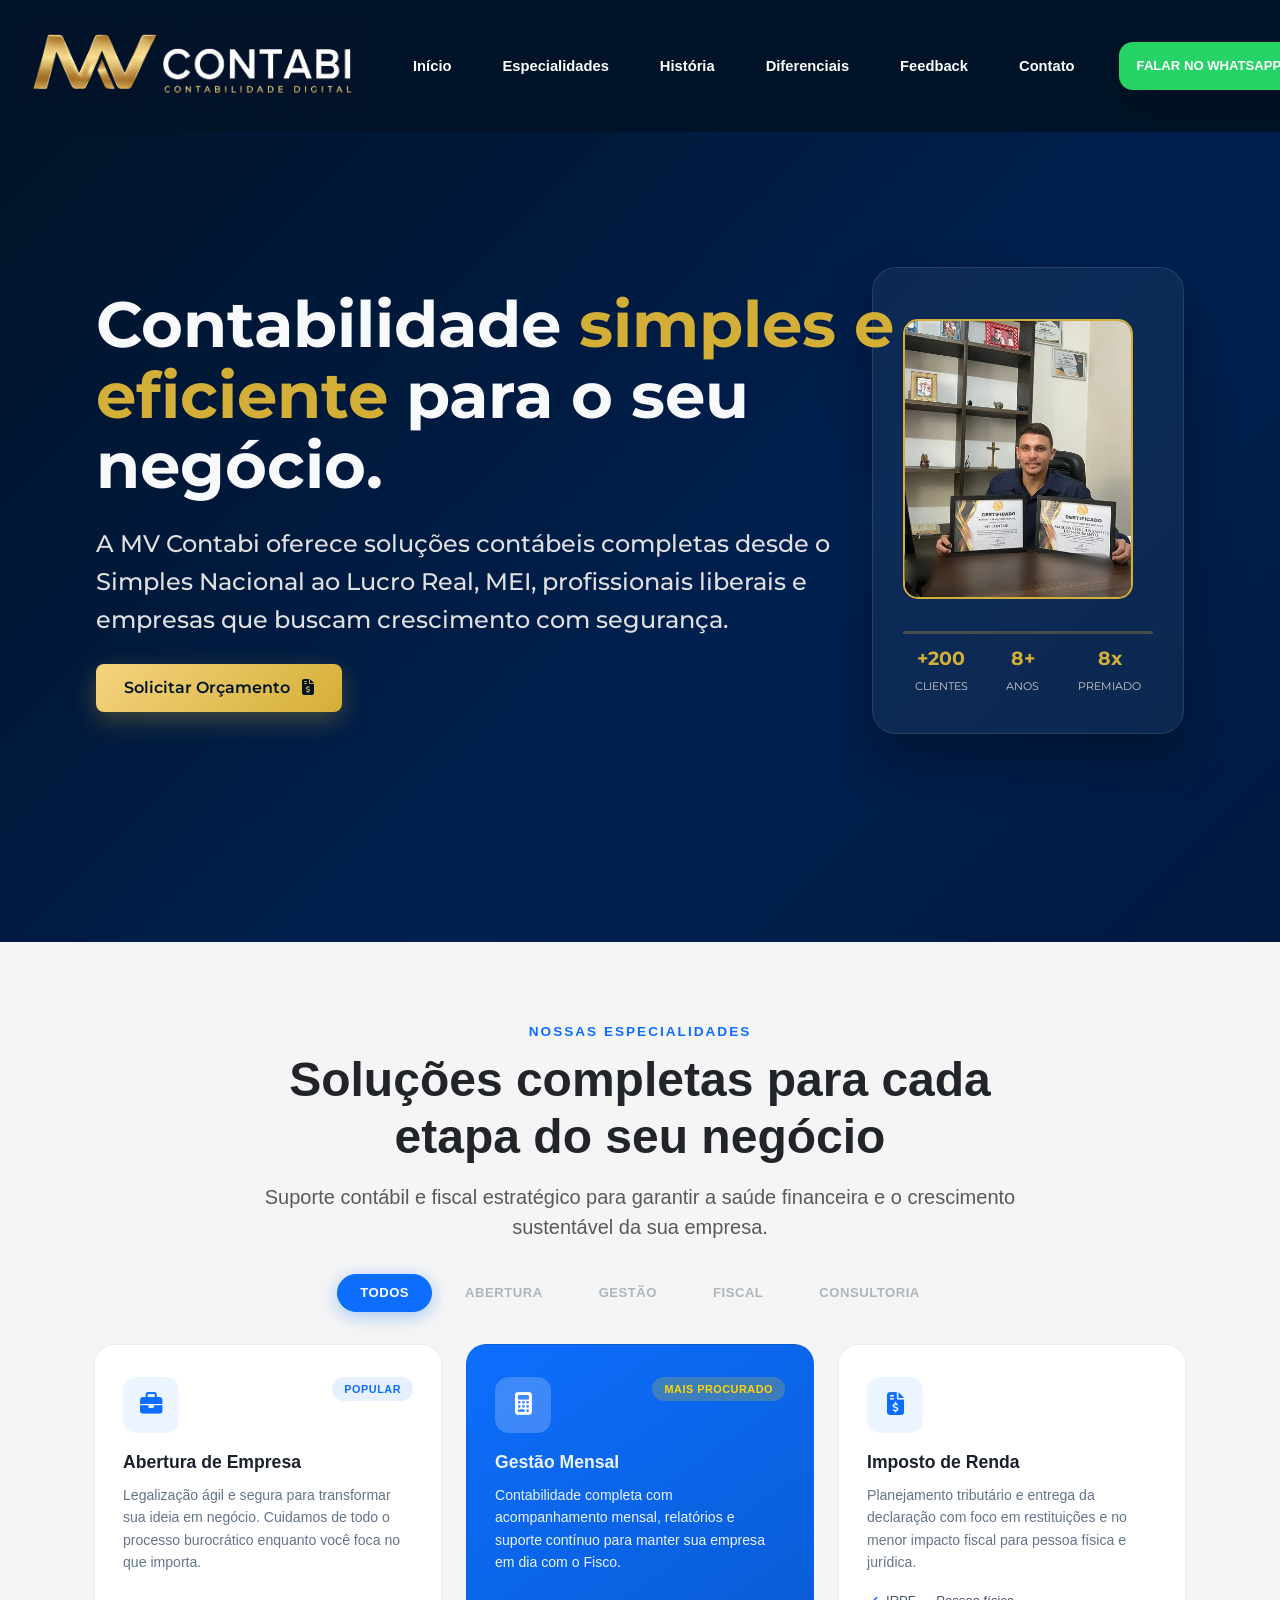
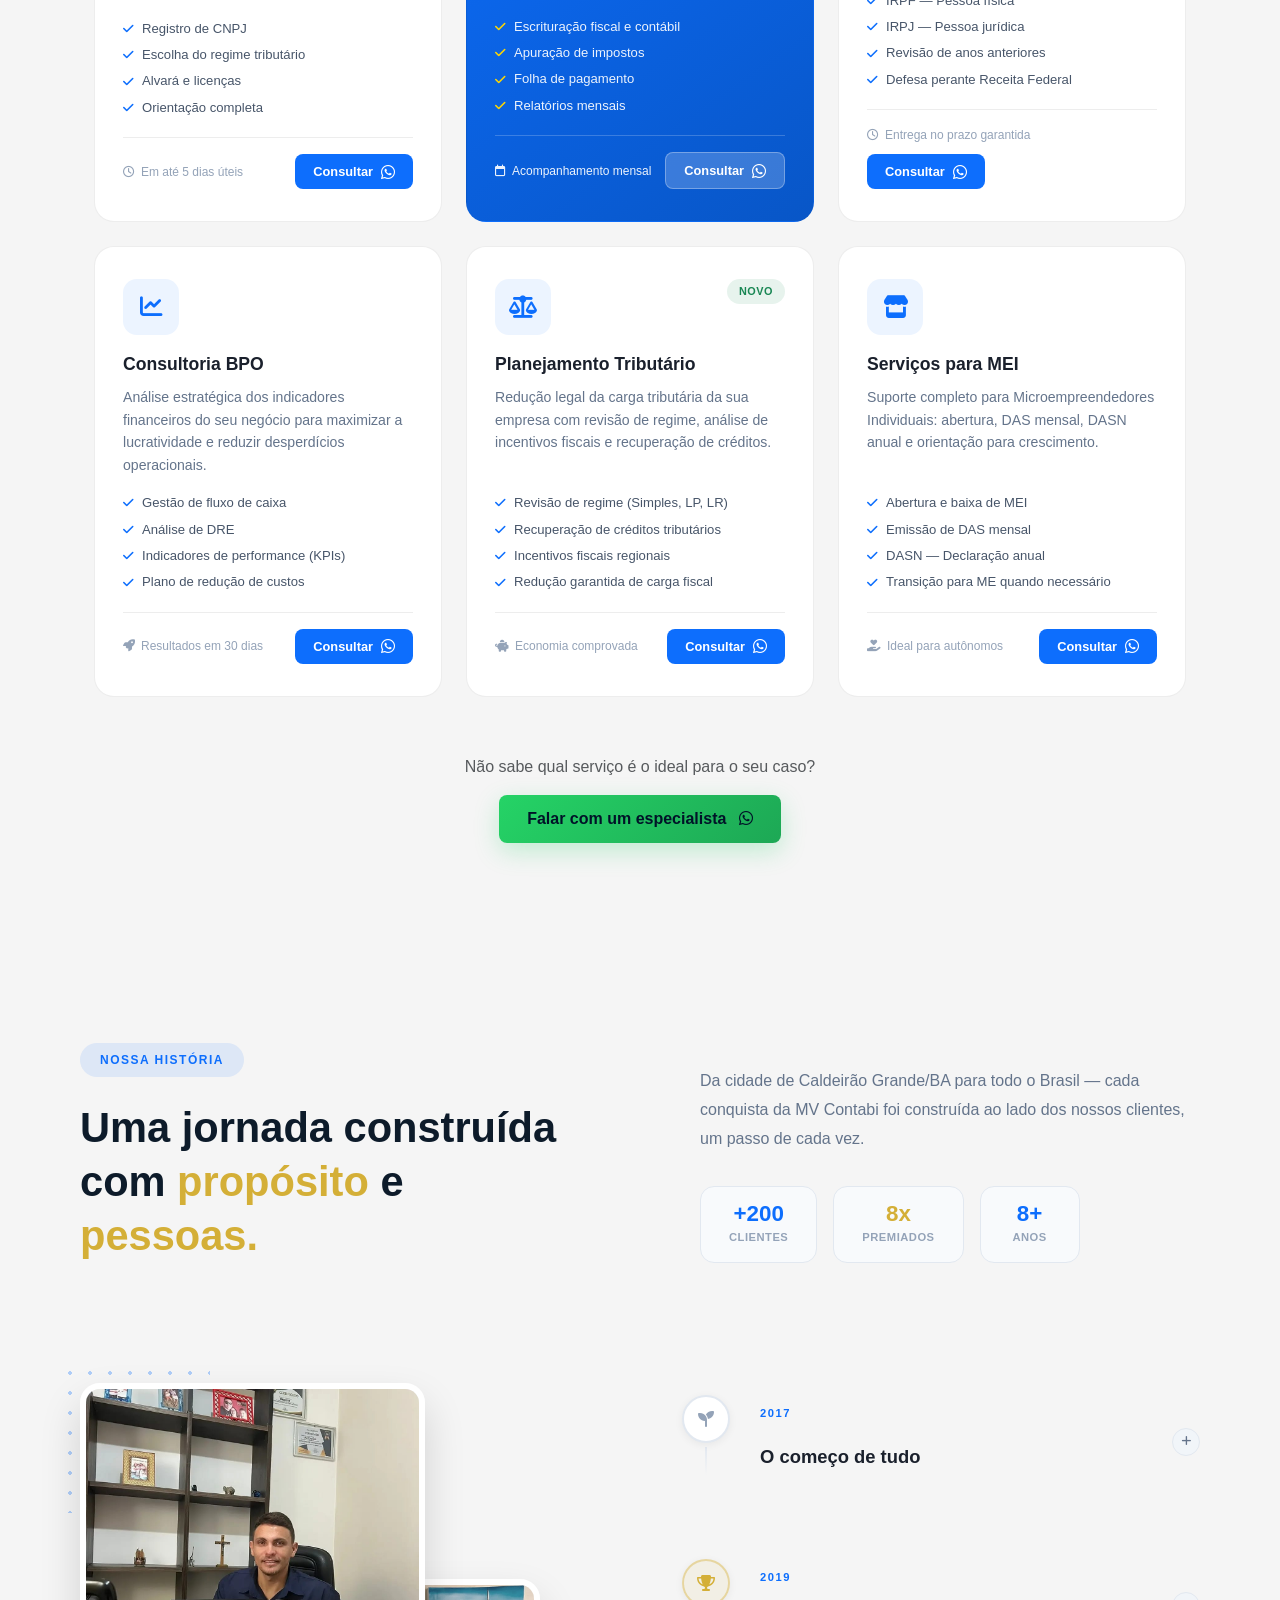
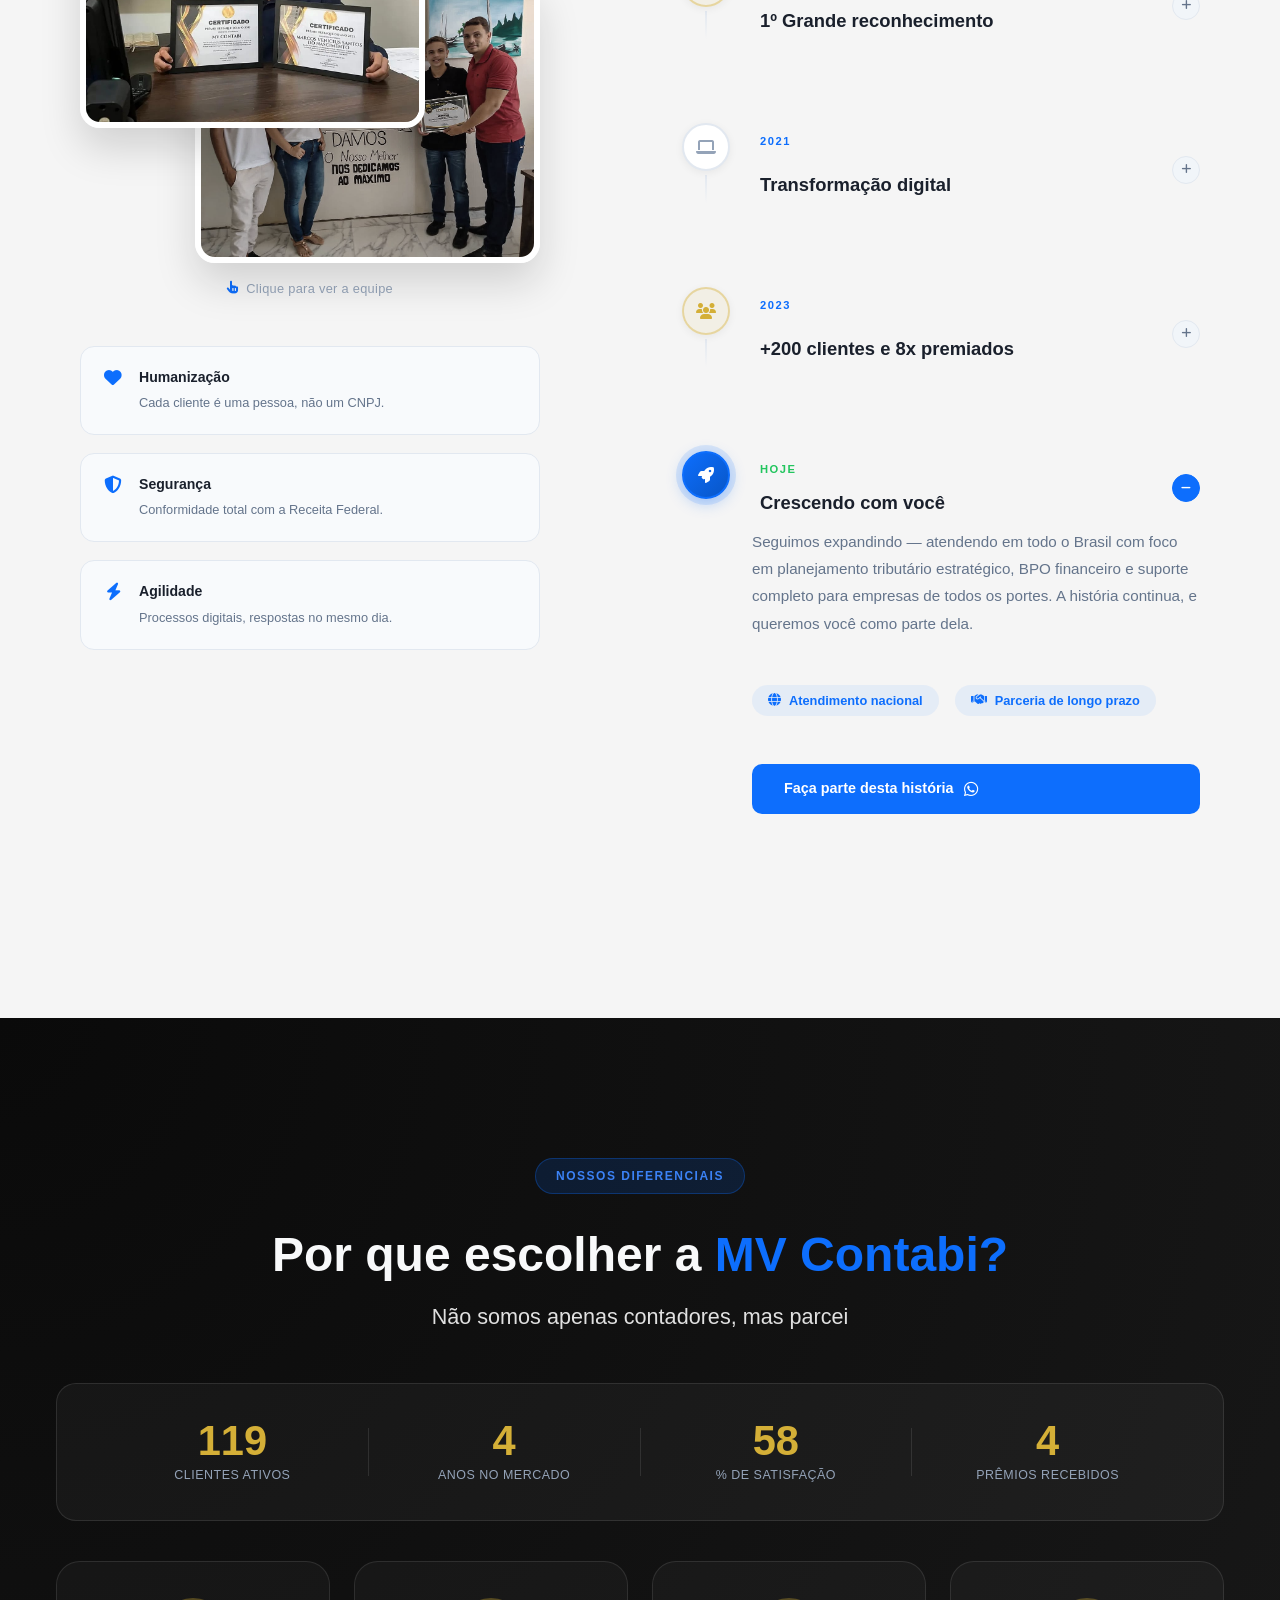
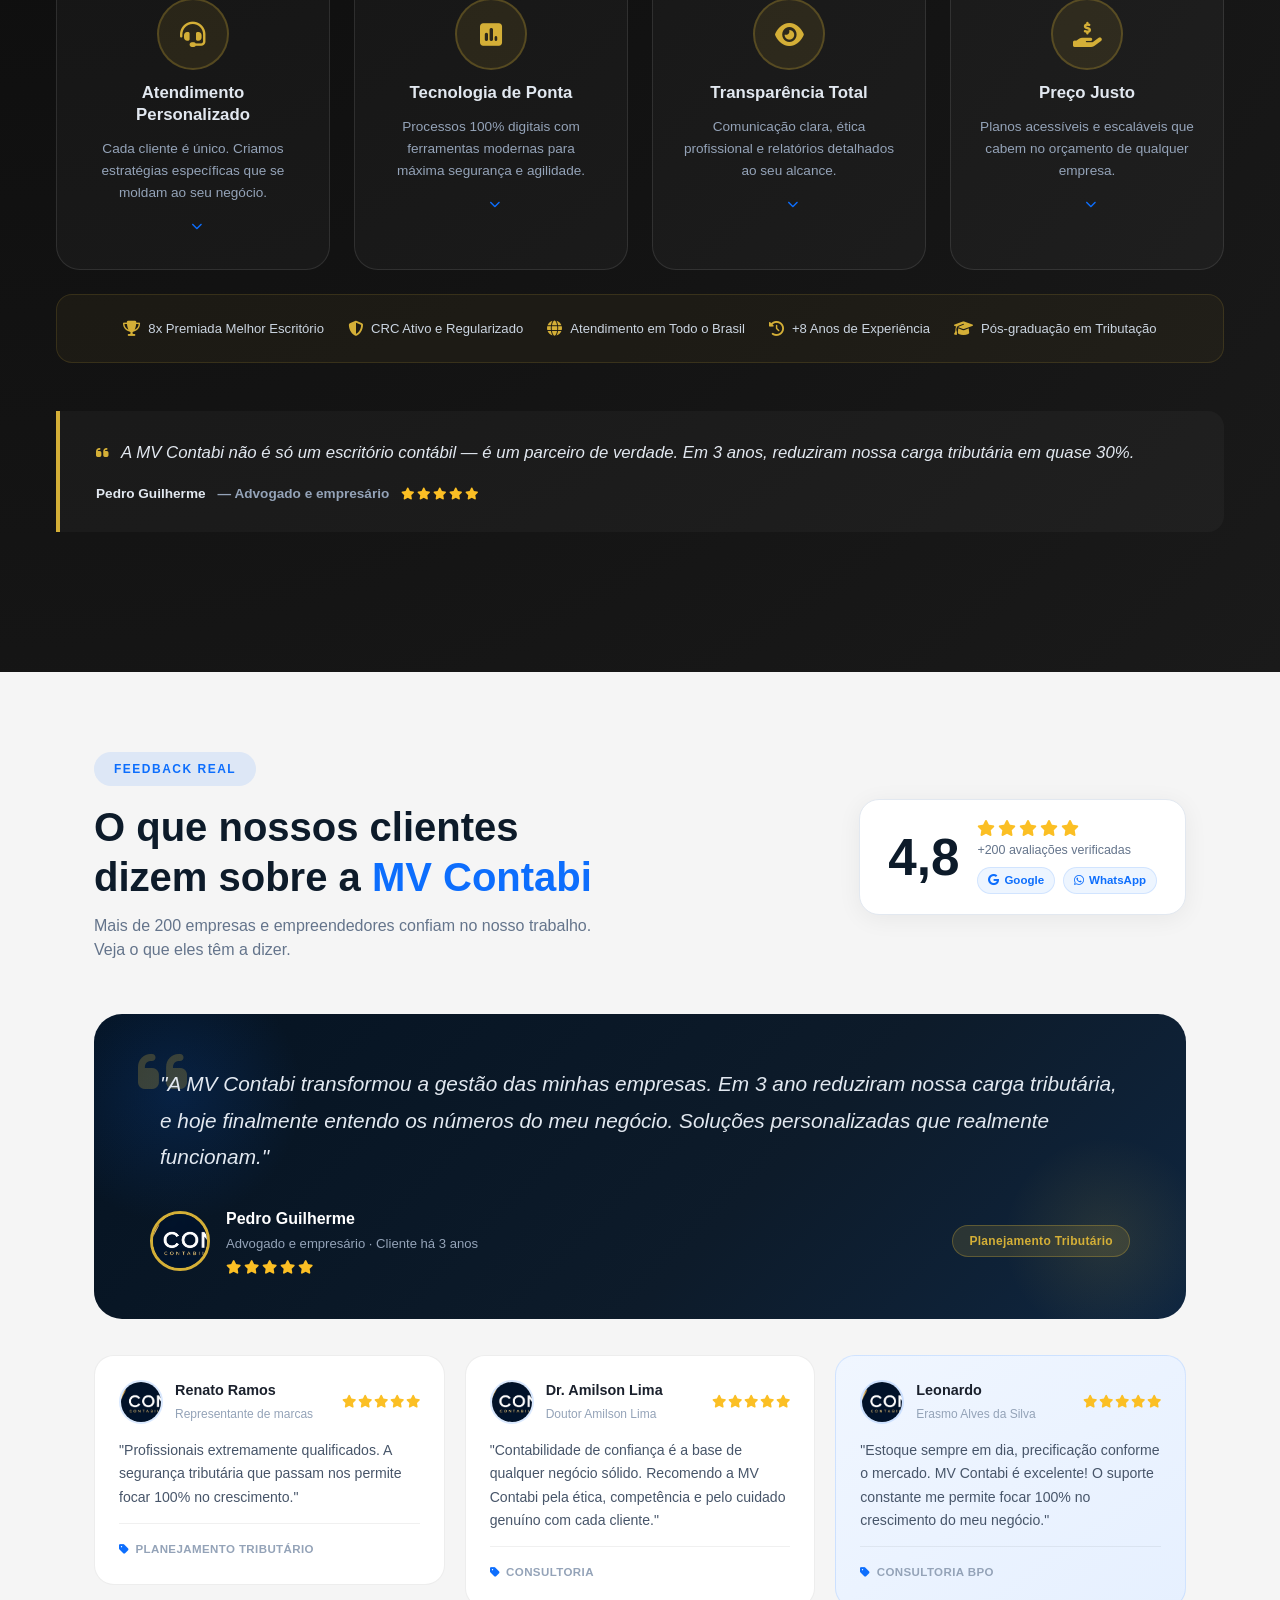
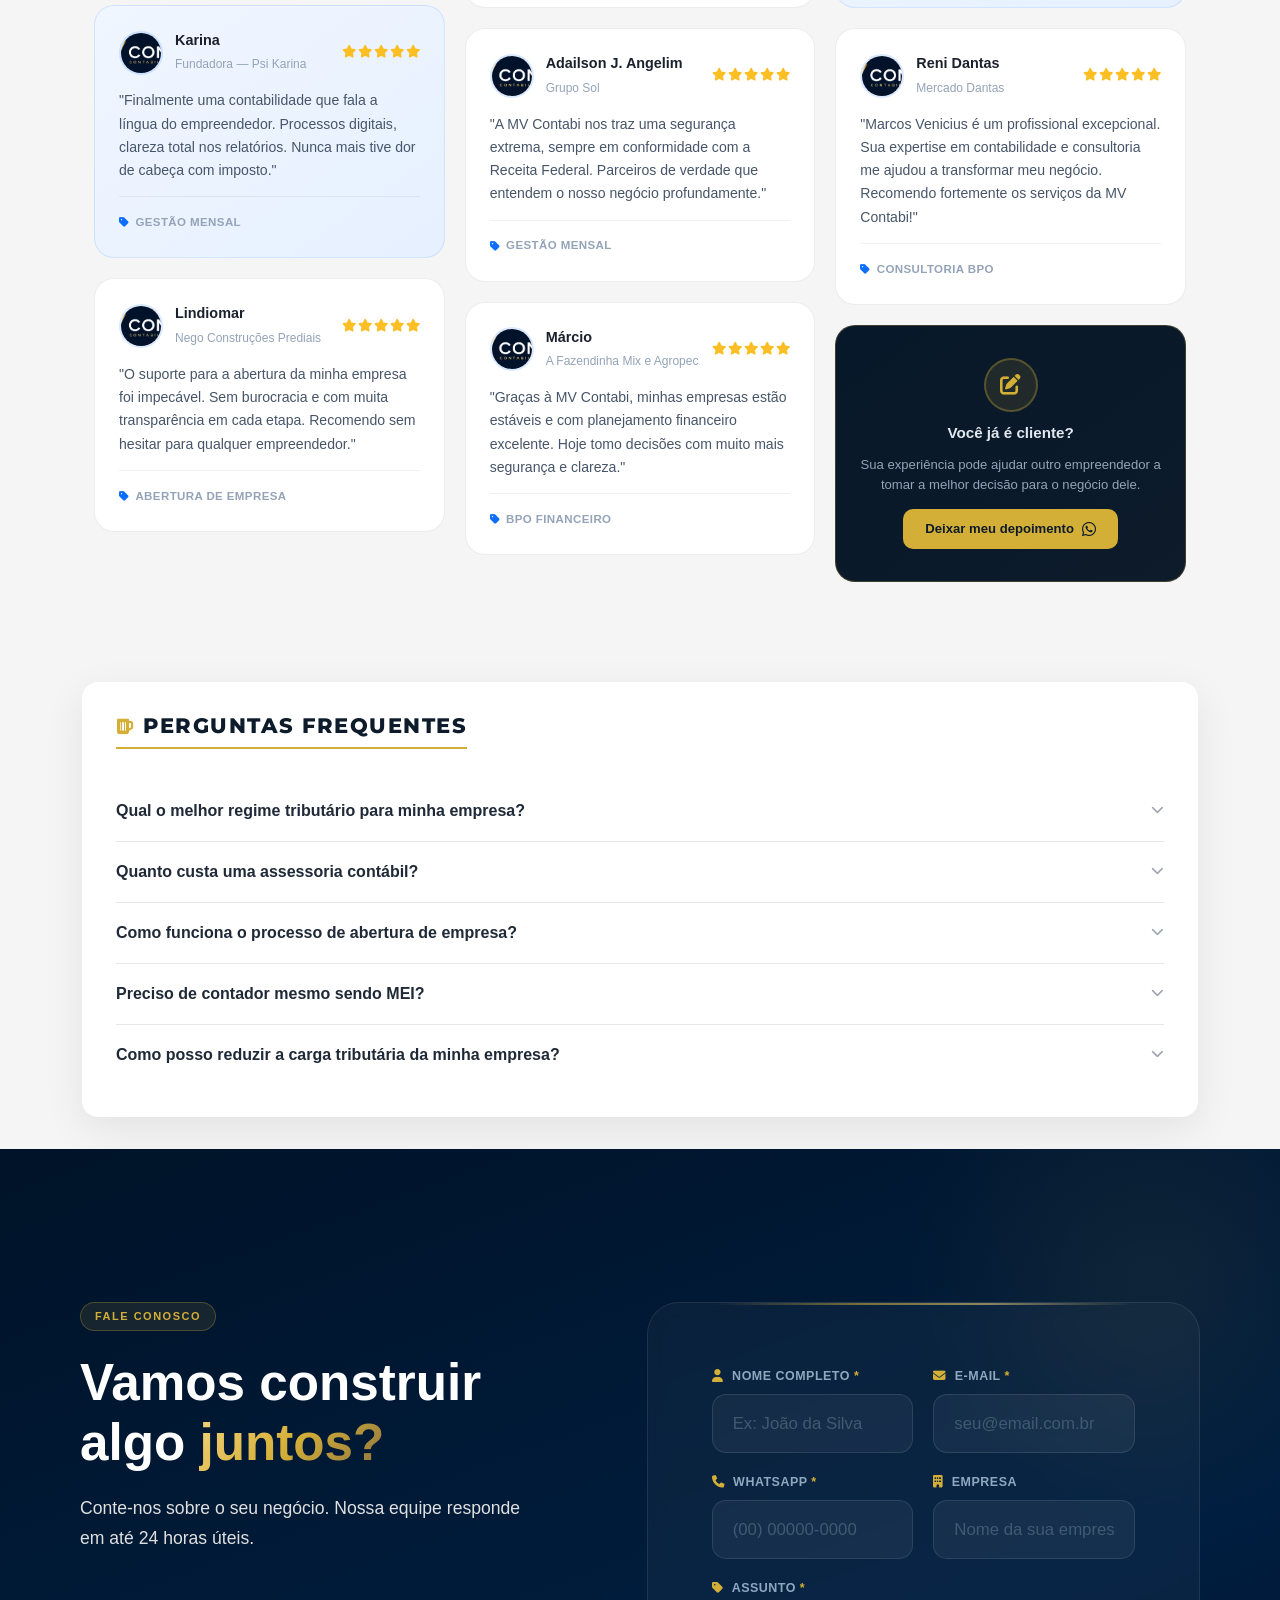
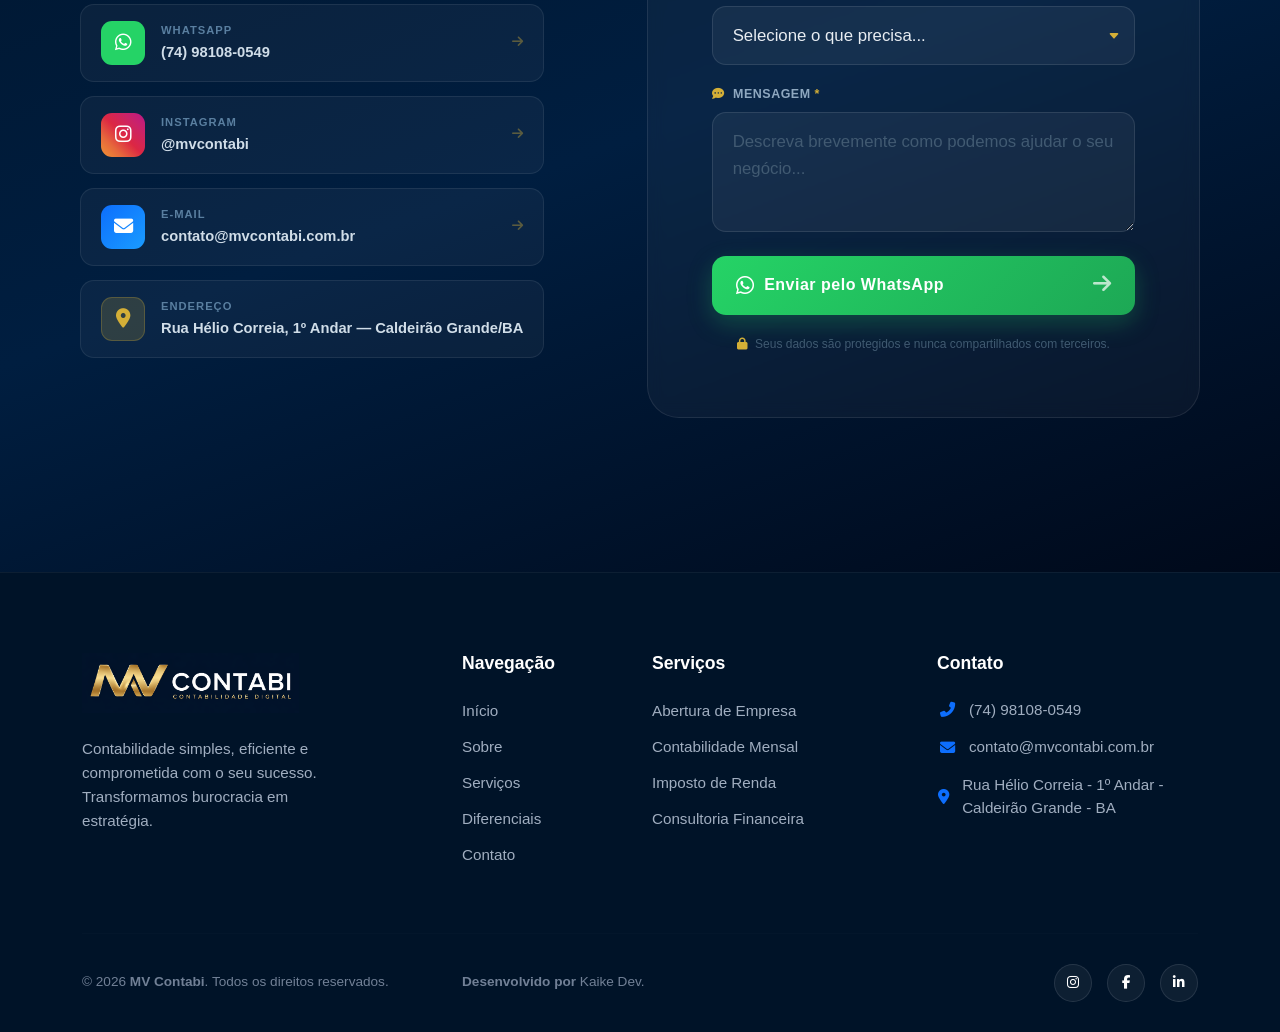
<file: index.html>
<!DOCTYPE html>
<html lang="pt-br">
<head>
    <meta charset="UTF-8">
    <meta name="viewport" content="width=device-width, initial-scale=1.0">
    <title>MV Contabi | Assessoria e Assistência Contábil</title>
    <meta name="description" content="A MV Contabi oferece soluções contábeis inteligentes para o seu negócio. Abertura de empresas, assessoria fiscal, trabalhista e planejamento tributário.">
    <meta name="keywords" content="contabilidade em Caldeirão Grande, contador Caldeirão Grande, escritório de contabilidade Bahia, consultoria empresarial, contador em Jacobina, contabilidade região">
    <meta name="robots" content="index, follow">
    <meta name="author" content="MV Contabi">
    <link rel="canonical" href="https://kaike-js.github.io/MV-CONTABI/">

    <!-- Open Graph -->
    <meta property="og:type" content="website">
    <meta property="og:url" content="https://kaike-js.github.io/MV-CONTABI/">
    <meta property="og:title" content="MV Contabi | Assessoria e Assistência Contábil">
    <meta property="og:description" content="Soluções contábeis inteligentes para o seu negócio crescer com segurança fiscal. Fale com um contador agora.">
    <meta property="og:image" content="https://kaike-js.github.io/MV-CONTABI/assets/og-image.jpg">
    <meta property="og:locale" content="pt_BR">

    <link rel="icon" href="assets/mv.jpeg">
    <link href="https://cdn.jsdelivr.net/npm/bootstrap@5.3.3/dist/css/bootstrap.min.css" rel="stylesheet">
    <link rel="stylesheet" href="https://cdnjs.cloudflare.com/ajax/libs/font-awesome/6.5.2/css/all.min.css">
    <link rel="stylesheet" href="style.css">

    <script type="application/ld+json">
    {
      "@context": "https://schema.org",
      "@type": "AccountingService",
      "name": "MV Contabi",
      "image": "https://kaike-js.github.io/MV-CONTABI/assets/logo.png",
      "telephone": "+55-74-98108-0549",
      "address": {
        "@type": "PostalAddress",
        "addressLocality": "Caldeirão Grande",
        "addressRegion": "BA",
        "addressCountry": "BR"
      },
      "areaServed": ["Caldeirão Grande", "Jacobina", "Região Piemonte da Diamantina"],
      "priceRange": "$$"
    }
    </script>

    <script type="application/ld+json">
{
  "@context": "https://schema.org",
  "@type": "FAQPage",
  "mainEntity": [
    {
      "@type": "Question",
      "name": "Qual o melhor regime tributário para minha empresa?",
      "acceptedAnswer": {
        "@type": "Answer",
        "text": "O regime ideal depende do faturamento, do porte da empresa e do ramo de atividade. A MV Contabi realiza uma análise personalizada para indicar entre Simples Nacional, Lucro Presumido ou Lucro Real, sempre com foco na menor carga tributária legal."
      }
    },
    {
      "@type": "Question",
      "name": "Quanto custa uma assessoria contábil?",
      "acceptedAnswer": {
        "@type": "Answer",
        "text": "Os honorários variam conforme o porte da empresa e a complexidade dos serviços. Na MV Contabi você encontra planos a partir de R$ 89/mês, sem taxa de adesão e com cancelamento sem multa."
      }
    },
    {
      "@type": "Question",
      "name": "Como funciona o processo de abertura de empresa?",
      "acceptedAnswer": {
        "@type": "Answer",
        "text": "Cuidamos de todo o processo: registro de CNPJ, escolha do regime tributário, alvará e licenças. Em média, a empresa está pronta para funcionar em até 5 dias úteis, enquanto você foca no seu negócio."
      }
    },
    {
      "@type": "Question",
      "name": "Preciso de contador mesmo sendo MEI?",
      "acceptedAnswer": {
        "@type": "Answer",
        "text": "Embora o MEI tenha obrigações simplificadas, contar com um contador ajuda a evitar erros no DAS, na declaração anual (DASN) e na transição para ME quando necessário. A MV Contabi oferece suporte completo e acessível para MEI."
      }
    },
    {
      "@type": "Question",
      "name": "Como posso reduzir a carga tributária da minha empresa?",
      "acceptedAnswer": {
        "@type": "Answer",
        "text": "Com um planejamento tributário estratégico, analisamos incentivos fiscais, recuperação de créditos e revisão do regime de tributação. Já ajudamos clientes a reduzir a carga em até 30% de forma totalmente legal."
      }
    }
  ]
}
</script>
</head>
<body>

<nav id="sobre" class="navbar navbar-expand-lg navbar-dark sticky-top">
    <div class="container-fluid">
        <a class="navbar-brand logo-container" href="#">
            <img src="assets/mvcontabi.png" alt="MV Contabi" style="border-radius: 10px;">
        </a>
        <button class="navbar-toggler" type="button" data-bs-toggle="collapse" data-bs-target="#navbarNav">
            <span class="navbar-toggler-icon"></span>
        </button>
        <div class="collapse navbar-collapse" id="navbarNav">
            <ul class="navbar-nav ms-auto align-items-center">
                <li class="nav-item"><a class="nav-link" href="#sobre">Início</a></li>
                <li class="nav-item"><a class="nav-link" href="#servicos">Especialidades</a></li>
                <li class="nav-item"><a class="nav-link" href="#time">História</a></li>
                <li class="nav-item"><a class="nav-link" href="#Diferenciais">Diferenciais</a></li>
                <li class="nav-item"><a class="nav-link" href="#depoimentos">Feedback</a></li>
                <li class="nav-item"><a class="nav-link" href="#contato">Contato</a></li>
                <li class="nav-item">
                    <a href="https://wa.me/5574981080549" class="btn btn-whatsapp-nav fw-bold shadow-lg text-uppercase fs-6 d-inline-flex align-items-center">
                        Falar no WhatsApp <i class="fa-brands fa-whatsapp ms-2 fs-4"></i>
                    </a>
                </li>
            </ul>
        </div>
    </div>
</nav>

<header class="hero">
    <section class="hero-section">
        <div class="hero-left fade-in">
            <h1 class="display-5 fw-bold text-light mb-4">
                Contabilidade <em>simples e eficiente</em> para o seu negócio.
            </h1>
            <p class="fs-4 mb-4">
                A MV Contabi oferece soluções contábeis completas desde o Simples Nacional ao Lucro Real, MEI, profissionais liberais e empresas que buscam crescimento com segurança.
            </p>
            <div class="hero-actions">
                <a href="https://wa.me/5574981080549" class="btn-gold" target="_blank">
                    Solicitar Orçamento <i class="fas fa-file-invoice-dollar ms-2"></i>
                </a>
            </div>
        </div>
        <div class="hero-right hero-imagem fade-in">
            <div class="hero-card">
                <div class="mv-card-image-area">
                    <div class="mv-card-img-wrap">
                        <div class="mv-card-face mv-card-front">
                            <img src="assets/venicius.jpeg" alt="Marcos Venicius Contador" class="mv-card-img">
                        </div>
                        <div class="mv-card-face mv-card-back">
                            <div class="mv-back-header">
                                <img src="assets/venicius.jpeg" alt="Marcos Venicius contador" class="mv-back-avatar">
                                <div>
                                    <p class="mv-back-name">Marcos Venicius</p>
                                    <p class="mv-back-role">Contador &amp; Fundador · CRC/BA</p>
                                </div>
                            </div>
                            <div class="mv-back-divider"></div>
                            <ul class="mv-back-items">
                                <li>
                                    <span class="mv-back-icon"><i class="fa-solid fa-trophy"></i></span>
                                    <span><strong>8x Premiado</strong> — Melhor Escritório de Contabilidade em Caldeirão Grande/BA</span>
                                </li>
                                <li>
                                    <span class="mv-back-icon"><i class="fa-solid fa-shield-halved"></i></span>
                                    <span>Pós em <strong>Tributarista e Gestão social</strong></span>
                                </li>
                            </ul>
                            <div class="mv-back-divider"></div>
                            <div class="mv-back-badge">
                                <i class="fa-solid fa-medal"></i>
                                Em destaque desde 2017
                            </div>
                        </div>
                    </div>
                    <div class="mv-scan-line"></div>
                </div>
                <div class="hero-stats">
                    <div class="stat-mini"><strong>+200</strong><span>Clientes</span></div>
                    <div class="stat-mini"><strong>8+</strong><span>Anos</span></div>
                    <div class="stat-mini"><strong>8x</strong><span>Premiado</span></div>
                </div>
            </div>
        </div>
    </section>
</header>

<main class="container">
    <!-- Serviços -->
    <section id="servicos" class="fade-in delay-1" aria-labelledby="servicos-title">
        <div class="container">
            <div class="row justify-content-center mb-3">
                <div class="col-lg-9 text-center">
                    <span class="section-subtitle text-primary d-block mb-2">Nossas Especialidades</span>
                    <h2 id="servicos-title" class="display-5 fw-bold text-dark mb-3">Soluções completas para cada etapa do seu negócio</h2>
                    <p class="lead text-muted">Suporte contábil e fiscal estratégico para garantir a saúde financeira e o crescimento sustentável da sua empresa.</p>
                </div>
            </div>
            <div class="servicos-filters" role="tablist">
                <button class="srv-filter-btn active" data-filter="all" role="tab" aria-selected="true">Todos</button>
                <button class="srv-filter-btn" data-filter="abertura" role="tab" aria-selected="false">Abertura</button>
                <button class="srv-filter-btn" data-filter="gestao" role="tab" aria-selected="false">Gestão</button>
                <button class="srv-filter-btn" data-filter="fiscal" role="tab" aria-selected="false">Fiscal</button>
                <button class="srv-filter-btn" data-filter="consultoria" role="tab" aria-selected="false">Consultoria</button>
            </div>
            <div class="row g-4 servicos-grid mt-1" id="servicosGrid">
                <!-- Cards de serviços (mantidos exatamente como estavam) -->
                <article class="col-md-6 col-lg-4 fade-in delay-1 srv-item" data-category="abertura">
                    <div class="srv-card" tabindex="0">
                        <div class="srv-card-glow"></div>
                        <div class="srv-card-header">
                            <div class="srv-icon-wrap"><i class="fa-solid fa-briefcase"></i></div>
                            <span class="srv-badge">Popular</span>
                        </div>
                        <h3 class="srv-title">Abertura de Empresa</h3>
                        <p class="srv-desc">Legalização ágil e segura para transformar sua ideia em negócio. Cuidamos de todo o processo burocrático enquanto você foca no que importa.</p>
                        <ul class="srv-features">
                            <li><i class="fa-solid fa-check"></i> Registro de CNPJ</li>
                            <li><i class="fa-solid fa-check"></i> Escolha do regime tributário</li>
                            <li><i class="fa-solid fa-check"></i> Alvará e licenças</li>
                            <li><i class="fa-solid fa-check"></i> Orientação completa</li>
                        </ul>
                        <div class="srv-footer">
                            <span class="srv-prazo"><i class="fa-regular fa-clock"></i> Em até 5 dias úteis</span>
                            <a href="https://wa.me/5574981080549?text=Ol%C3%A1%2C%20tenho%20interesse%20em%20abrir%20uma%20empresa%20e%20gostaria%20de%20mais%20informa%C3%A7%C3%B5es%20sobre%20este%20servi%C3%A7o." target="_blank" rel="noopener" class="srv-cta">Consultar <i class="fa-brands fa-whatsapp"></i></a>
                        </div>
                    </div>
                </article>
                <article class="col-md-6 col-lg-4 fade-in delay-2 srv-item" data-category="gestao">
                    <div class="srv-card srv-card--highlight" tabindex="0">
                        <div class="srv-card-glow"></div>
                        <div class="srv-card-header">
                            <div class="srv-icon-wrap"><i class="fa-solid fa-calculator"></i></div>
                            <span class="srv-badge srv-badge--gold">Mais Procurado</span>
                        </div>
                        <h3 class="srv-title">Gestão Mensal</h3>
                        <p class="srv-desc">Contabilidade completa com acompanhamento mensal, relatórios e suporte contínuo para manter sua empresa em dia com o Fisco.</p>
                        <ul class="srv-features">
                            <li><i class="fa-solid fa-check"></i> Escrituração fiscal e contábil</li>
                            <li><i class="fa-solid fa-check"></i> Apuração de impostos</li>
                            <li><i class="fa-solid fa-check"></i> Folha de pagamento</li>
                            <li><i class="fa-solid fa-check"></i> Relatórios mensais</li>
                        </ul>
                        <div class="srv-footer">
                            <span class="srv-prazo"><i class="fa-regular fa-calendar"></i> Acompanhamento mensal</span>
                            <a href="https://wa.me/5574981080549?text=Ol%C3%A1%2C%20gostaria%20de%20saber%20mais%20sobre%20a%20Gest%C3%A3o%20Mensal%20e%20como%20funciona%20a%20contabilidade%20para%20minha%20empresa." target="_blank" rel="noopener" class="srv-cta">Consultar <i class="fa-brands fa-whatsapp"></i></a>
                        </div>
                    </div>
                </article>
                <article class="col-md-6 col-lg-4 fade-in delay-3 srv-item" data-category="fiscal">
                    <div class="srv-card" tabindex="0">
                        <div class="srv-card-glow"></div>
                        <div class="srv-card-header">
                            <div class="srv-icon-wrap"><i class="fa-solid fa-file-invoice-dollar"></i></div>
                        </div>
                        <h3 class="srv-title">Imposto de Renda</h3>
                        <p class="srv-desc">Planejamento tributário e entrega da declaração com foco em restituições e no menor impacto fiscal para pessoa física e jurídica.</p>
                        <ul class="srv-features">
                            <li><i class="fa-solid fa-check"></i> IRPF — Pessoa física</li>
                            <li><i class="fa-solid fa-check"></i> IRPJ — Pessoa jurídica</li>
                            <li><i class="fa-solid fa-check"></i> Revisão de anos anteriores</li>
                            <li><i class="fa-solid fa-check"></i> Defesa perante Receita Federal</li>
                        </ul>
                        <div class="srv-footer">
                            <span class="srv-prazo"><i class="fa-regular fa-clock"></i> Entrega no prazo garantida</span>
                            <a href="https://wa.me/5574981080549?text=Ol%C3%A1%2C%20preciso%20de%20ajuda%20com%20meu%20Imposto%20de%20Renda%20e%20gostaria%20de%20um%20or%C3%A7amento." target="_blank" rel="noopener" class="srv-cta">Consultar <i class="fa-brands fa-whatsapp"></i></a>
                        </div>
                    </div>
                </article>
                <article class="col-md-6 col-lg-4 fade-in delay-1 srv-item" data-category="consultoria">
                    <div class="srv-card" tabindex="0">
                        <div class="srv-card-glow"></div>
                        <div class="srv-card-header">
                            <div class="srv-icon-wrap"><i class="fa-solid fa-chart-line"></i></div>
                        </div>
                        <h3 class="srv-title">Consultoria BPO</h3>
                        <p class="srv-desc">Análise estratégica dos indicadores financeiros do seu negócio para maximizar a lucratividade e reduzir desperdícios operacionais.</p>
                        <ul class="srv-features">
                            <li><i class="fa-solid fa-check"></i> Gestão de fluxo de caixa</li>
                            <li><i class="fa-solid fa-check"></i> Análise de DRE</li>
                            <li><i class="fa-solid fa-check"></i> Indicadores de performance (KPIs)</li>
                            <li><i class="fa-solid fa-check"></i> Plano de redução de custos</li>
                        </ul>
                        <div class="srv-footer">
                            <span class="srv-prazo"><i class="fa-solid fa-rocket"></i> Resultados em 30 dias</span>
                            <a href="https://wa.me/5574981080549?text=Ol%C3%A1%2C%20tenho%20interesse%20na%20Consultoria%20BPO%20e%20gostaria%20de%20entender%20como%20pode%20ajudar%20meu%20neg%C3%B3cio." target="_blank" rel="noopener" class="srv-cta">Consultar <i class="fa-brands fa-whatsapp"></i></a>
                        </div>
                    </div>
                </article>
                <article class="col-md-6 col-lg-4 fade-in delay-2 srv-item" data-category="fiscal">
                    <div class="srv-card" tabindex="0">
                        <div class="srv-card-glow"></div>
                        <div class="srv-card-header">
                            <div class="srv-icon-wrap"><i class="fa-solid fa-scale-balanced"></i></div>
                            <span class="srv-badge srv-badge--new">Novo</span>
                        </div>
                        <h3 class="srv-title">Planejamento Tributário</h3>
                        <p class="srv-desc">Redução legal da carga tributária da sua empresa com revisão de regime, análise de incentivos fiscais e recuperação de créditos.</p>
                        <ul class="srv-features">
                            <li><i class="fa-solid fa-check"></i> Revisão de regime (Simples, LP, LR)</li>
                            <li><i class="fa-solid fa-check"></i> Recuperação de créditos tributários</li>
                            <li><i class="fa-solid fa-check"></i> Incentivos fiscais regionais</li>
                            <li><i class="fa-solid fa-check"></i> Redução garantida de carga fiscal</li>
                        </ul>
                        <div class="srv-footer">
                            <span class="srv-prazo"><i class="fa-solid fa-piggy-bank"></i> Economia comprovada</span>
                            <a href="https://wa.me/5574981080549?text=Ol%C3%A1%2C%20gostaria%20de%20mais%20informa%C3%A7%C3%B5es%20sobre%20Planejamento%20Tribut%C3%A1rio%20para%20minha%20empresa." target="_blank" rel="noopener" class="srv-cta">Consultar <i class="fa-brands fa-whatsapp"></i></a>
                        </div>
                    </div>
                </article>
                <article class="col-md-6 col-lg-4 fade-in delay-3 srv-item" data-category="gestao abertura">
                    <div class="srv-card" tabindex="0">
                        <div class="srv-card-glow"></div>
                        <div class="srv-card-header">
                            <div class="srv-icon-wrap"><i class="fa-solid fa-store"></i></div>
                        </div>
                        <h3 class="srv-title">Serviços para MEI</h3>
                        <p class="srv-desc">Suporte completo para Microempreendedores Individuais: abertura, DAS mensal, DASN anual e orientação para crescimento.</p>
                        <ul class="srv-features">
                            <li><i class="fa-solid fa-check"></i> Abertura e baixa de MEI</li>
                            <li><i class="fa-solid fa-check"></i> Emissão de DAS mensal</li>
                            <li><i class="fa-solid fa-check"></i> DASN — Declaração anual</li>
                            <li><i class="fa-solid fa-check"></i> Transição para ME quando necessário</li>
                        </ul>
                        <div class="srv-footer">
                            <span class="srv-prazo"><i class="fa-solid fa-hand-holding-heart"></i> Ideal para autônomos</span>
                            <a href="https://wa.me/5574981080549?text=Ol%C3%A1%2C%20sou%20MEI%20e%20gostaria%20de%20mais%20informa%C3%A7%C3%B5es%20sobre%20os%20servi%C3%A7os%20dispon%C3%ADveis." target="_blank" rel="noopener" class="srv-cta">Consultar <i class="fa-brands fa-whatsapp"></i></a>
                        </div>
                    </div>
                </article>
            </div>
            <div class="servicos-cta-wrap text-center mt-5">
                <p class="text-muted mb-3">Não sabe qual serviço é o ideal para o seu caso?</p>
                <a href="https://wa.me/5574981080549?text=Ol%C3%A1%2C%20gostaria%20de%20uma%20orienta%C3%A7%C3%A3o%20gratuita%20sobre%20qual%20servi%C3%A7o%20contábil%20é%20ideal%20para%20minha%20situação." target="_blank" rel="noopener" class="btn-gold">Falar com um especialista <i class="fa-brands fa-whatsapp ms-2"></i></a>
            </div>
        </div>
    </section>

    <!-- História -->
    <section id="time" class="fade-in hist-section" aria-labelledby="hist-title">
        <div class="container">
            <div class="hist-header">
                <div class="hist-header-left">
                    <span class="about-badge">Nossa História</span>
                    <h2 id="hist-title">Uma jornada construída<br>com <span class="hist-title-gold">propósito</span> e <span class="hist-title-gold">pessoas.</span></h2>
                </div>
                <div class="hist-header-right">
                    <p>Da cidade de Caldeirão Grande/BA para todo o Brasil — cada conquista da MV Contabi foi construída ao lado dos nossos clientes, um passo de cada vez.</p>
                    <div class="hist-header-chips">
                        <div class="hist-chip"><strong>+200</strong><span>Clientes</span></div>
                        <div class="hist-chip hist-chip--gold"><strong>8x</strong><span>Premiados</span></div>
                        <div class="hist-chip"><strong>8+</strong><span>Anos</span></div>
                    </div>
                </div>
            </div>
            <div class="hist-body">
                <aside class="hist-aside">
                    <div class="hist-photo-card">
                        <div class="image-stack" id="photoStack" onclick="toggleStack()" role="button" tabindex="0" aria-label="Clique para ver o time — MV Contabi">
                            <img src="assets/venicius.jpeg" alt="Marcos Venicius Santos do Nascimento — Fundador e contador da MV Contabi" class="stack-img img-1">
                            <img src="assets/mv1.jpeg" alt="Equipe MV Contabi recebendo premiação" class="stack-img img-2">
                        </div>
                        <span class="hist-photo-hint"><i class="fa-solid fa-hand-pointer"></i> Clique para ver a equipe</span>
                    </div>
                    <div class="hist-valores">
                        <div class="hist-valor-item">
                            <i class="fa-solid fa-heart"></i>
                            <div><strong>Humanização</strong><span>Cada cliente é uma pessoa, não um CNPJ.</span></div>
                        </div>
                        <div class="hist-valor-item">
                            <i class="fa-solid fa-shield-halved"></i>
                            <div><strong>Segurança</strong><span>Conformidade total com a Receita Federal.</span></div>
                        </div>
                        <div class="hist-valor-item">
                            <i class="fa-solid fa-bolt"></i>
                            <div><strong>Agilidade</strong><span>Processos digitais, respostas no mesmo dia.</span></div>
                        </div>
                    </div>
                </aside>
                <div class="hist-timeline-wrap">
                    <ol class="hist-tl">
                        <li class="hist-tl-item" data-open="false">
                            <button class="hist-tl-btn" aria-expanded="false" aria-controls="hist-tl-body-1">
                                <div class="hist-tl-dot-wrap">
                                    <div class="hist-tl-dot"><i class="fa-solid fa-seedling"></i></div>
                                    <div class="hist-tl-vline"></div>
                                </div>
                                <div class="hist-tl-summary">
                                    <time class="hist-tl-ano" datetime="2017">2017</time>
                                    <h3 class="hist-tl-titulo">O começo de tudo</h3>
                                    <span class="hist-tl-toggle-icon"><i class="fa-solid fa-plus"></i></span>
                                </div>
                            </button>
                            <div class="hist-tl-body" id="hist-tl-body-1">
                                <p>Marcos Venicius fundou a MV Contabi em Caldeirão Grande/BA com a missão de oferecer uma contabilidade humanizada — próxima do empreendedor local e sem toda a burocracia que assusta quem está começando.</p>
                                <div class="hist-tl-tags">
                                    <span><i class="fa-solid fa-map-pin"></i> Caldeirão Grande, BA</span>
                                    <span><i class="fa-solid fa-user"></i> Fundação da empresa</span>
                                </div>
                            </div>
                        </li>
                        <li class="hist-tl-item" data-open="false">
                            <button class="hist-tl-btn" aria-expanded="false" aria-controls="hist-tl-body-2">
                                <div class="hist-tl-dot-wrap">
                                    <div class="hist-tl-dot hist-tl-dot--gold"><i class="fa-solid fa-trophy"></i></div>
                                    <div class="hist-tl-vline"></div>
                                </div>
                                <div class="hist-tl-summary">
                                    <time class="hist-tl-ano" datetime="2019">2019</time>
                                    <h3 class="hist-tl-titulo">1º Grande reconhecimento</h3>
                                    <span class="hist-tl-toggle-icon"><i class="fa-solid fa-plus"></i></span>
                                </div>
                            </button>
                            <div class="hist-tl-body" id="hist-tl-body-2">
                                <p>Fomos reconhecidos como <strong>Melhor Escritório de Contabilidade</strong> na pesquisa de satisfação regional — o primeiro de uma série de prêmios que confirmaram nosso compromisso com a excelência.</p>
                                <div class="hist-tl-tags">
                                    <span class="hist-tl-tag--gold"><i class="fa-solid fa-medal"></i> 1º Prêmio Destaque do Ano</span>
                                    <span><i class="fa-solid fa-star"></i> Melhor Escritório Regional</span>
                                </div>
                            </div>
                        </li>
                        <li class="hist-tl-item" data-open="false">
                            <button class="hist-tl-btn" aria-expanded="false" aria-controls="hist-tl-body-3">
                                <div class="hist-tl-dot-wrap">
                                    <div class="hist-tl-dot"><i class="fa-solid fa-laptop"></i></div>
                                    <div class="hist-tl-vline"></div>
                                </div>
                                <div class="hist-tl-summary">
                                    <time class="hist-tl-ano" datetime="2021">2021</time>
                                    <h3 class="hist-tl-titulo">Transformação digital</h3>
                                    <span class="hist-tl-toggle-icon"><i class="fa-solid fa-plus"></i></span>
                                </div>
                            </button>
                            <div class="hist-tl-body" id="hist-tl-body-3">
                                <p>Modernizamos 100% dos nossos processos, migrando para plataformas digitais de ponta. Resultado: mais agilidade, segurança e transparência — e nossos clientes podendo acompanhar tudo em tempo real.</p>
                                <div class="hist-tl-tags">
                                    <span><i class="fa-solid fa-cloud"></i> Contabilidade 100% digital</span>
                                    <span><i class="fa-solid fa-lock"></i> Documentos na nuvem</span>
                                </div>
                            </div>
                        </li>
                        <li class="hist-tl-item" data-open="false">
                            <button class="hist-tl-btn" aria-expanded="false" aria-controls="hist-tl-body-4">
                                <div class="hist-tl-dot-wrap">
                                    <div class="hist-tl-dot hist-tl-dot--gold"><i class="fa-solid fa-users"></i></div>
                                    <div class="hist-tl-vline"></div>
                                </div>
                                <div class="hist-tl-summary">
                                    <time class="hist-tl-ano" datetime="2023">2023</time>
                                    <h3 class="hist-tl-titulo">+200 clientes e 8x premiados</h3>
                                    <span class="hist-tl-toggle-icon"><i class="fa-solid fa-plus"></i></span>
                                </div>
                            </button>
                            <div class="hist-tl-body" id="hist-tl-body-4">
                                <p>Marcos Venicius recebeu o <strong>Prêmio Destaque 2023</strong> na categoria Contador e a MV Contabi foi eleita novamente o <strong>Melhor Escritório de Contabilidade</strong>, somando 8 prêmios no total e ultrapassando 200 clientes ativos.</p>
                                <div class="hist-tl-tags">
                                    <span class="hist-tl-tag--gold"><i class="fa-solid fa-award"></i> 8x Prêmio Destaque</span>
                                    <span><i class="fa-solid fa-chart-line"></i> +200 clientes ativos</span>
                                </div>
                            </div>
                        </li>
                        <li class="hist-tl-item hist-tl-item--hoje" data-open="true">
                            <button class="hist-tl-btn" aria-expanded="true" aria-controls="hist-tl-body-5">
                                <div class="hist-tl-dot-wrap">
                                    <div class="hist-tl-dot hist-tl-dot--active"><i class="fa-solid fa-rocket"></i></div>
                                </div>
                                <div class="hist-tl-summary">
                                    <time class="hist-tl-ano">Hoje</time>
                                    <h3 class="hist-tl-titulo">Crescendo com você</h3>
                                    <span class="hist-tl-toggle-icon"><i class="fa-solid fa-minus"></i></span>
                                </div>
                            </button>
                            <div class="hist-tl-body hist-tl-body--open" id="hist-tl-body-5">
                                <p>Seguimos expandindo — atendendo em todo o Brasil com foco em planejamento tributário estratégico, BPO financeiro e suporte completo para empresas de todos os portes. A história continua, e queremos você como parte dela.</p>
                                <div class="hist-tl-tags">
                                    <span><i class="fa-solid fa-globe"></i> Atendimento nacional</span>
                                    <span><i class="fa-solid fa-handshake"></i> Parceria de longo prazo</span>
                                </div>
                                <a href="https://wa.me/5574981080549?text=Ol%C3%A1%2C%20quero%20fazer%20parte%20da%20hist%C3%B3ria%20da%20MV%20Contabi%20como%20cliente!" target="_blank" rel="noopener" class="hist-tl-cta">Faça parte desta história <i class="fa-brands fa-whatsapp"></i></a>
                            </div>
                        </li>
                    </ol>
                </div>
            </div>
        </div>
    </section>

    <!-- Diferenciais -->
    <section id="Diferenciais" class="fade-in delay-2" aria-labelledby="diferenciais-title">
        <div class="container">
            <div class="text-center mb-5">
                <span class="about-badge mb-4">Nossos Diferenciais</span>
                <h2 id="diferenciais-title" class="text-light display-5 fw-bold mb-3 mt-2">
                    Por que escolher a <span class="text-primary">MV Contabi?</span>
                </h2>
                <p class="lead mx-auto dif-tagline" style="max-width:600px" id="taglineAnimation">Não somos apenas contadores, mas parceiros para o seu sucesso.</p>
            </div>
            <div class="dif-stats-bar fade-in">
                <div class="dif-stat-item">
                    <strong class="dif-counter" data-target="200">0</strong>
                    <span>Clientes Ativos</span>
                </div>
                <div class="dif-stat-divider"></div>
                <div class="dif-stat-item">
                    <strong class="dif-counter" data-target="8">0</strong>
                    <span>Anos no Mercado</span>
                </div>
                <div class="dif-stat-divider"></div>
                <div class="dif-stat-item">
                    <strong class="dif-counter" data-target="98">0</strong>
                    <span>% de Satisfação</span>
                </div>
                <div class="dif-stat-divider"></div>
                <div class="dif-stat-item">
                    <strong class="dif-counter" data-target="8">0</strong>
                    <span>Prêmios Recebidos</span>
                </div>
            </div>
            <div class="row g-4 justify-content-center mt-3">
                <div class="col-lg-3 col-md-6">
                    <div class="dif-card" tabindex="0" role="button" aria-expanded="false" aria-controls="dif-detail-1">
                        <div class="dif-card-inner">
                            <div class="dif-icon-ring"><i class="fa-solid fa-headset"></i></div>
                            <h3 class="dif-card-title">Atendimento Personalizado</h3>
                            <p class="dif-card-text">Cada cliente é único. Criamos estratégias específicas que se moldam ao seu negócio.</p>
                            <div class="dif-expand-hint"><span>Ver mais</span><i class="fa-solid fa-chevron-down"></i></div>
                        </div>
                        <div class="dif-card-detail" id="dif-detail-1">
                            <ul>
                                <li><i class="fa-solid fa-circle-check"></i> Gestor de conta exclusivo</li>
                                <li><i class="fa-solid fa-circle-check"></i> Resposta em até 4 horas úteis</li>
                                <li><i class="fa-solid fa-circle-check"></i> Suporte via WhatsApp direto</li>
                                <li><i class="fa-solid fa-circle-check"></i> Reuniões mensais de alinhamento</li>
                            </ul>
                        </div>
                    </div>
                </div>
                <div class="col-lg-3 col-md-6">
                    <div class="dif-card" tabindex="0" role="button" aria-expanded="false" aria-controls="dif-detail-2">
                        <div class="dif-card-inner">
                            <div class="dif-icon-ring"><i class="fa-solid fa-square-poll-vertical"></i></div>
                            <h3 class="dif-card-title">Tecnologia de Ponta</h3>
                            <p class="dif-card-text">Processos 100% digitais com ferramentas modernas para máxima segurança e agilidade.</p>
                            <div class="dif-expand-hint"><span>Ver mais</span><i class="fa-solid fa-chevron-down"></i></div>
                        </div>
                        <div class="dif-card-detail" id="dif-detail-2">
                            <ul>
                                <li><i class="fa-solid fa-circle-check"></i> Sistema contábil homologado</li>
                                <li><i class="fa-solid fa-circle-check"></i> Portal do cliente online 24h</li>
                                <li><i class="fa-solid fa-circle-check"></i> Emissão de NF automatizada</li>
                                <li><i class="fa-solid fa-circle-check"></i> Documentos na nuvem seguros</li>
                            </ul>
                        </div>
                    </div>
                </div>
                <div class="col-lg-3 col-md-6">
                    <div class="dif-card" tabindex="0" role="button" aria-expanded="false" aria-controls="dif-detail-3">
                        <div class="dif-card-inner">
                            <div class="dif-icon-ring"><i class="fa-solid fa-eye"></i></div>
                            <h3 class="dif-card-title">Transparência Total</h3>
                            <p class="dif-card-text">Comunicação clara, ética profissional e relatórios detalhados ao seu alcance.</p>
                            <div class="dif-expand-hint"><span>Ver mais</span><i class="fa-solid fa-chevron-down"></i></div>
                        </div>
                        <div class="dif-card-detail" id="dif-detail-3">
                            <ul>
                                <li><i class="fa-solid fa-circle-check"></i> Relatórios mensais detalhados</li>
                                <li><i class="fa-solid fa-circle-check"></i> Sem cobranças surpresa</li>
                                <li><i class="fa-solid fa-circle-check"></i> Contratos claros e objetivos</li>
                                <li><i class="fa-solid fa-circle-check"></i> Acesso total ao histórico fiscal</li>
                            </ul>
                        </div>
                    </div>
                </div>
                <div class="col-lg-3 col-md-6">
                    <div class="dif-card" tabindex="0" role="button" aria-expanded="false" aria-controls="dif-detail-4">
                        <div class="dif-card-inner">
                            <div class="dif-icon-ring"><i class="fa-solid fa-hand-holding-dollar"></i></div>
                            <h3 class="dif-card-title">Preço Justo</h3>
                            <p class="dif-card-text">Planos acessíveis e escaláveis que cabem no orçamento de qualquer empresa.</p>
                            <div class="dif-expand-hint"><span>Ver mais</span><i class="fa-solid fa-chevron-down"></i></div>
                        </div>
                        <div class="dif-card-detail" id="dif-detail-4">
                            <ul>
                                <li><i class="fa-solid fa-circle-check"></i> Planos a partir de R$ 89/mês</li>
                                <li><i class="fa-solid fa-circle-check"></i> Sem taxa de adesão</li>
                                <li><i class="fa-solid fa-circle-check"></i> Cancelamento sem multa</li>
                                <li><i class="fa-solid fa-circle-check"></i> Orçamento gratuito e sem compromisso</li>
                            </ul>
                        </div>
                    </div>
                </div>
            </div>
            <div class="dif-extras-bar fade-in mt-4">
                <div class="dif-extra-item"><i class="fa-solid fa-trophy"></i><span>8x Premiada Melhor Escritório</span></div>
                <div class="dif-extra-item"><i class="fa-solid fa-shield-halved"></i><span>CRC Ativo e Regularizado</span></div>
                <div class="dif-extra-item"><i class="fa-solid fa-globe"></i><span>Atendimento em Todo o Brasil</span></div>
                <div class="dif-extra-item"><i class="fa-solid fa-clock-rotate-left"></i><span>+8 Anos de Experiência</span></div>
                <div class="dif-extra-item"><i class="fa-solid fa-graduation-cap"></i><span>Pós-graduação em Tributação</span></div>
            </div>
            <figure class="dif-quote-block fade-in mt-5">
                <blockquote><i class="fa-solid fa-quote-left"></i> A MV Contabi não é só um escritório contábil — é um parceiro de verdade. Em 3 anos, reduziram nossa carga tributária em quase 30%.</blockquote>
                <figcaption>
                    <strong>Pedro Guilherme</strong> — Advogado e empresário
                    <div class="dif-stars"><i class="fas fa-star"></i><i class="fas fa-star"></i><i class="fas fa-star"></i><i class="fas fa-star"></i><i class="fas fa-star"></i></div>
                </figcaption>
            </figure>
        </div>
    </section>

    <!-- Depoimentos -->
    <section id="depoimentos" class="fade-in dep-section" aria-labelledby="dep-title">
        <div class="container">
            <div class="dep-header">
                <div class="dep-header-text">
                    <span class="about-badge">Feedback Real</span>
                    <h2 id="dep-title">O que nossos clientes<br>dizem sobre a <span class="text-primary">MV Contabi</span></h2>
                    <p>Mais de 200 empresas e empreendedores confiam no nosso trabalho. Veja o que eles têm a dizer.</p>
                </div>
                <div class="dep-score-card">
                    <div class="dep-score-num">4,8</div>
                    <div class="dep-score-right">
                        <div class="dep-score-stars"><i class="fas fa-star"></i><i class="fas fa-star"></i><i class="fas fa-star"></i><i class="fas fa-star"></i><i class="fas fa-star"></i></div>
                        <span class="dep-score-label">+200 avaliações verificadas</span>
                        <div class="dep-score-plats">
                            <span><i class="fab fa-google"></i> Google</span>
                            <span><i class="fab fa-whatsapp"></i> WhatsApp</span>
                        </div>
                    </div>
                </div>
            </div>
            <figure class="dep-hero fade-in">
                <div class="dep-hero-glow"></div>
                <i class="fa-solid fa-quote-left dep-hero-qmark"></i>
                <blockquote class="dep-hero-quote">"A MV Contabi transformou a gestão das minhas empresas. Em 3 ano reduziram nossa carga tributária, e hoje finalmente entendo os números do meu negócio. Soluções personalizadas que realmente funcionam."</blockquote>
                <figcaption class="dep-hero-caption">
                    <img src="assets/mvcontabi.png" alt="Renato Ramos" class="dep-hero-avatar client-img">
                    <div class="dep-hero-info">
                        <strong>Pedro Guilherme</strong>
                        <span>Advogado e empresário &middot; Cliente há 3 anos</span>
                        <div class="dep-hero-stars"><i class="fas fa-star"></i><i class="fas fa-star"></i><i class="fas fa-star"></i><i class="fas fa-star"></i><i class="fas fa-star"></i></div>
                    </div>
                    <span class="dep-hero-service">Planejamento Tributário</span>
                </figcaption>
            </figure>
            <div class="dep-wall" role="list" id="depWall">
                <article class="dep-card fade-in" role="listitem">
                    <header class="dep-card-top">
                        <img src="assets/mvcontabi.png" alt="Renato Ramos" class="dep-avatar client-img" loading="lazy">
                        <div><strong>Renato Ramos</strong><span>Representante de marcas</span></div>
                        <div class="dep-card-stars ms-auto"><i class="fas fa-star"></i><i class="fas fa-star"></i><i class="fas fa-star"></i><i class="fas fa-star"></i><i class="fas fa-star"></i></div>
                    </header>
                    <p>"Profissionais extremamente qualificados. A segurança tributária que passam nos permite focar 100% no crescimento."</p>
                    <footer><span class="dep-tag"><i class="fa-solid fa-tag"></i> Planejamento Tributário</span></footer>
                </article>
                <article class="dep-card dep-card--blue fade-in" role="listitem">
                    <header class="dep-card-top">
                        <img src="assets/mvcontabi.png" alt="Karina" class="dep-avatar client-img" loading="lazy">
                        <div><strong>Karina</strong><span>Fundadora — Psi Karina</span></div>
                        <div class="dep-card-stars ms-auto"><i class="fas fa-star"></i><i class="fas fa-star"></i><i class="fas fa-star"></i><i class="fas fa-star"></i><i class="fas fa-star"></i></div>
                    </header>
                    <p>"Finalmente uma contabilidade que fala a língua do empreendedor. Processos digitais, clareza total nos relatórios. Nunca mais tive dor de cabeça com imposto."</p>
                    <footer><span class="dep-tag"><i class="fa-solid fa-tag"></i> Gestão Mensal</span></footer>
                </article>
                <article class="dep-card fade-in" role="listitem">
                    <header class="dep-card-top">
                        <img src="assets/mvcontabi.png" alt="Lindiomar" class="dep-avatar client-img" loading="lazy">
                        <div><strong>Lindiomar</strong><span>Nego Construções Prediais</span></div>
                        <div class="dep-card-stars ms-auto"><i class="fas fa-star"></i><i class="fas fa-star"></i><i class="fas fa-star"></i><i class="fas fa-star"></i><i class="fas fa-star"></i></div>
                    </header>
                    <p>"O suporte para a abertura da minha empresa foi impecável. Sem burocracia e com muita transparência em cada etapa. Recomendo sem hesitar para qualquer empreendedor."</p>
                    <footer><span class="dep-tag"><i class="fa-solid fa-tag"></i> Abertura de Empresa</span></footer>
                </article>
                <article class="dep-card fade-in" role="listitem">
                    <header class="dep-card-top">
                        <img src="assets/mvcontabi.png" alt="Dr. Amilson Lima" class="dep-avatar client-img" loading="lazy">
                        <div><strong>Dr. Amilson Lima</strong><span>Doutor Amilson Lima</span></div>
                        <div class="dep-card-stars ms-auto"><i class="fas fa-star"></i><i class="fas fa-star"></i><i class="fas fa-star"></i><i class="fas fa-star"></i><i class="fas fa-star"></i></div>
                    </header>
                    <p>"Contabilidade de confiança é a base de qualquer negócio sólido. Recomendo a MV Contabi pela ética, competência e pelo cuidado genuíno com cada cliente."</p>
                    <footer><span class="dep-tag"><i class="fa-solid fa-tag"></i> Consultoria</span></footer>
                </article>
                <article class="dep-card fade-in" role="listitem">
                    <header class="dep-card-top">
                        <img src="assets/mvcontabi.png" alt="Adailson J. Angelim" class="dep-avatar client-img" loading="lazy">
                        <div><strong>Adailson J. Angelim</strong><span>Grupo Sol</span></div>
                        <div class="dep-card-stars ms-auto"><i class="fas fa-star"></i><i class="fas fa-star"></i><i class="fas fa-star"></i><i class="fas fa-star"></i><i class="fas fa-star"></i></div>
                    </header>
                    <p>"A MV Contabi nos traz uma segurança extrema, sempre em conformidade com a Receita Federal. Parceiros de verdade que entendem o nosso negócio profundamente."</p>
                    <footer><span class="dep-tag"><i class="fa-solid fa-tag"></i> Gestão Mensal</span></footer>
                </article>
                <article class="dep-card fade-in" role="listitem">
                    <header class="dep-card-top">
                        <img src="assets/mvcontabi.png" alt="Márcio" class="dep-avatar client-img" loading="lazy">
                        <div><strong>Márcio</strong><span>A Fazendinha Mix e Agropec</span></div>
                        <div class="dep-card-stars ms-auto"><i class="fas fa-star"></i><i class="fas fa-star"></i><i class="fas fa-star"></i><i class="fas fa-star"></i><i class="fas fa-star"></i></div>
                    </header>
                    <p>"Graças à MV Contabi, minhas empresas estão estáveis e com planejamento financeiro excelente. Hoje tomo decisões com muito mais segurança e clareza."</p>
                    <footer><span class="dep-tag"><i class="fa-solid fa-tag"></i> BPO Financeiro</span></footer>
                </article>
                <article class="dep-card dep-card--blue fade-in" role="listitem">
                    <header class="dep-card-top">
                        <img src="assets/mvcontabi.png" alt="Leonardo" class="dep-avatar client-img" loading="lazy">
                        <div><strong>Leonardo</strong><span>Erasmo Alves da Silva</span></div>
                        <div class="dep-card-stars ms-auto"><i class="fas fa-star"></i><i class="fas fa-star"></i><i class="fas fa-star"></i><i class="fas fa-star"></i><i class="fas fa-star"></i></div>
                    </header>
                    <p>"Estoque sempre em dia, precificação conforme o mercado. MV Contabi é excelente! O suporte constante me permite focar 100% no crescimento do meu negócio."</p>
                    <footer><span class="dep-tag"><i class="fa-solid fa-tag"></i> Consultoria BPO</span></footer>
                </article>
                <article class="dep-card fade-in" role="listitem">
                    <header class="dep-card-top">
                        <img src="assets/mvcontabi.png" alt="Reni Dantas" class="dep-avatar client-img" loading="lazy">
                        <div><strong>Reni Dantas</strong><span>Mercado Dantas</span></div>
                        <div class="dep-card-stars ms-auto"><i class="fas fa-star"></i><i class="fas fa-star"></i><i class="fas fa-star"></i><i class="fas fa-star"></i><i class="fas fa-star"></i></div>
                    </header>
                    <p>"Marcos Venicius é um profissional excepcional. Sua expertise em contabilidade e consultoria me ajudou a transformar meu negócio. Recomendo fortemente os serviços da MV Contabi!"</p>
                    <footer><span class="dep-tag"><i class="fa-solid fa-tag"></i> Consultoria BPO</span></footer>
                </article>
                <article class="dep-card dep-card--cta fade-in" role="listitem">
                    <div class="dep-cta-body">
                        <div class="dep-cta-icon"><i class="fa-solid fa-pen-to-square"></i></div>
                        <strong>Você já é cliente?</strong>
                        <p>Sua experiência pode ajudar outro empreendedor a tomar a melhor decisão para o negócio dele.</p>
                        <a href="https://wa.me/5574981080549?text=Ol%C3%A1%2C%20quero%20deixar%20meu%20depoimento%20sobre%20os%20servi%C3%A7os%20da%20MV%20Contabi!" target="_blank" rel="noopener" class="dep-cta-btn">Deixar meu depoimento <i class="fa-brands fa-whatsapp"></i></a>
                    </div>
                </article>
            </div>
            <div class="dep-nav">
                <button class="dep-nav-btn" id="depPrev" aria-label="Anterior"><i class="fa-solid fa-chevron-left"></i></button>
                <div class="dep-nav-dots" id="depDots" role="tablist"></div>
                <button class="dep-nav-btn" id="depNext" aria-label="Próximo"><i class="fa-solid fa-chevron-right"></i></button>
            </div>
        </div>
    </section>

<!-- FAQ Estilo Siren - Card Limpo -->
<div class="faq-siren-wrapper" itemscope itemtype="https://schema.org/FAQPage">
    
    <h3 class="faq-siren-title"> <i class="fa-solid fa-beer-mug-empty" style=" color: #d4af37; font-size: 1.1rem;"></i> Perguntas Frequentes</h3>

    <div class="faq-siren-item" itemscope itemprop="mainEntity" itemtype="https://schema.org/Question">
        <button class="faq-siren-question" aria-expanded="false" itemprop="name">
            <span>Qual o melhor regime tributário para minha empresa?</span>
            <i class="fa-solid fa-chevron-down faq-siren-icon"></i>
        </button>
        <div class="faq-siren-answer" itemscope itemprop="acceptedAnswer" itemtype="https://schema.org/Answer">
            <div itemprop="text">
                <p>O regime ideal depende do faturamento, do porte da empresa e do ramo de atividade. A MV Contabi realiza uma análise personalizada para indicar entre Simples Nacional, Lucro Presumido ou Lucro Real, sempre com foco na menor carga tributária legal.</p>
            </div>
        </div>
    </div>

    <div class="faq-siren-item" itemscope itemprop="mainEntity" itemtype="https://schema.org/Question">
        <button class="faq-siren-question" aria-expanded="false" itemprop="name">
            <span>Quanto custa uma assessoria contábil?</span>
            <i class="fa-solid fa-chevron-down faq-siren-icon"></i>
        </button>
        <div class="faq-siren-answer" itemscope itemprop="acceptedAnswer" itemtype="https://schema.org/Answer">
            <div itemprop="text">
                <p>Os honorários variam conforme o porte da empresa e a complexidade dos serviços. Na MV Contabi você encontra planos a partir de R$ 89/mês, sem taxa de adesão e com cancelamento sem multa.</p>
            </div>
        </div>
    </div>

    <div class="faq-siren-item" itemscope itemprop="mainEntity" itemtype="https://schema.org/Question">
        <button class="faq-siren-question" aria-expanded="false" itemprop="name">
            <span>Como funciona o processo de abertura de empresa?</span>
            <i class="fa-solid fa-chevron-down faq-siren-icon"></i>
        </button>
        <div class="faq-siren-answer" itemscope itemprop="acceptedAnswer" itemtype="https://schema.org/Answer">
            <div itemprop="text">
                <p>Cuidamos de todo o processo: registro de CNPJ, escolha do regime tributário, alvará e licenças. Em média, a empresa está pronta para funcionar em até 5 dias úteis, enquanto você foca no seu negócio.</p>
            </div>
        </div>
    </div>

    <div class="faq-siren-item" itemscope itemprop="mainEntity" itemtype="https://schema.org/Question">
        <button class="faq-siren-question" aria-expanded="false" itemprop="name">
            <span>Preciso de contador mesmo sendo MEI?</span>
            <i class="fa-solid fa-chevron-down faq-siren-icon"></i>
        </button>
        <div class="faq-siren-answer" itemscope itemprop="acceptedAnswer" itemtype="https://schema.org/Answer">
            <div itemprop="text">
                <p>Embora o MEI tenha obrigações simplificadas, contar com um contador ajuda a evitar erros no DAS, na declaração anual (DASN) e na transição para ME quando necessário. A MV Contabi oferece suporte completo e acessível para MEI.</p>
            </div>
        </div>
    </div>

    <div class="faq-siren-item" itemscope itemprop="mainEntity" itemtype="https://schema.org/Question">
        <button class="faq-siren-question" aria-expanded="false" itemprop="name">
            <span>Como posso reduzir a carga tributária da minha empresa?</span>
            <i class="fa-solid fa-chevron-down faq-siren-icon"></i>
        </button>
        <div class="faq-siren-answer" itemscope itemprop="acceptedAnswer" itemtype="https://schema.org/Answer">
            <div itemprop="text">
                <p>Com um planejamento tributário estratégico, analisamos incentivos fiscais, recuperação de créditos e revisão do regime de tributação. Já ajudamos clientes a reduzir a carga em até 30% de forma totalmente legal.</p>
            </div>
        </div>
    </div>

</div>

    <!-- Contato -->
    <section id="contato" class="contato-section fade-in">
        <div class="contato-inner">
            <div class="contato-info-col">
                <span class="contato-badge">Fale Conosco</span>
                <h2 class="contato-titulo">Vamos construir algo <em>juntos?</em></h2>
                <p class="contato-subtitulo">Conte-nos sobre o seu negócio. Nossa equipe responde em até 24 horas úteis.</p>
                <div class="contato-canais">
                    <a href="https://wa.me/5574981080549" target="_blank" class="contato-canal">
                        <span class="canal-icon canal-whatsapp"><i class="fa-brands fa-whatsapp"></i></span>
                        <span class="canal-dados">
                            <span class="canal-label">WhatsApp</span>
                            <span class="canal-valor">(74) 98108-0549</span>
                        </span>
                        <i class="fa-solid fa-arrow-right canal-arrow"></i>
                    </a>
                    <a href="https://instagram.com/mvcontabi" target="_blank" class="contato-canal">
                        <span class="canal-icon canal-instagram"><i class="fab fa-instagram"></i></span>
                        <span class="canal-dados">
                            <span class="canal-label">Instagram</span>
                            <span class="canal-valor">@mvcontabi</span>
                        </span>
                        <i class="fa-solid fa-arrow-right canal-arrow"></i>
                    </a>
                    <a href="mailto:contato@mvcontabi.com.br" class="contato-canal">
                        <span class="canal-icon canal-email"><i class="fas fa-envelope"></i></span>
                        <span class="canal-dados">
                            <span class="canal-label">E-mail</span>
                            <span class="canal-valor">contato@mvcontabi.com.br</span>
                        </span>
                        <i class="fa-solid fa-arrow-right canal-arrow"></i>
                    </a>
                    <div class="contato-canal contato-canal--static">
                        <span class="canal-icon canal-endereco"><i class="fas fa-map-marker-alt"></i></span>
                        <span class="canal-dados">
                            <span class="canal-label">Endereço</span>
                            <span class="canal-valor">Rua Hélio Correia, 1º Andar — Caldeirão Grande/BA</span>
                        </span>
                    </div>
                </div>
            </div>
            <div class="contato-form-col">
                <form class="contato-form" id="contatoForm">
                    <div class="cform-row">
                        <div class="cform-group">
                            <label class="cform-label" for="nome"><i class="fa-solid fa-user"></i> Nome Completo <span class="cform-req">*</span></label>
                            <input type="text" id="nome" class="cform-input" placeholder="Ex: João da Silva" required>
                        </div>
                        <div class="cform-group">
                            <label class="cform-label" for="email"><i class="fa-solid fa-envelope"></i> E-mail <span class="cform-req">*</span></label>
                            <input type="email" id="email" class="cform-input" placeholder="seu@email.com.br" required>
                        </div>
                    </div>
                    <div class="cform-row">
                        <div class="cform-group">
                            <label class="cform-label" for="telefone"><i class="fa-solid fa-phone"></i> WhatsApp <span class="cform-req">*</span></label>
                            <input type="tel" id="telefone" class="cform-input" placeholder="(00) 00000-0000" required>
                        </div>
                        <div class="cform-group">
                            <label class="cform-label" for="empresa"><i class="fa-solid fa-building"></i> Empresa</label>
                            <input type="text" id="empresa" class="cform-input" placeholder="Nome da sua empresa">
                        </div>
                    </div>
                    <div class="cform-group">
                        <label class="cform-label" for="assunto"><i class="fa-solid fa-tag"></i> Assunto <span class="cform-req">*</span></label>
                        <select id="assunto" class="cform-input cform-select" required>
                            <option value="" disabled selected>Selecione o que precisa...</option>
                            <option value="Abertura de Empresa">Abertura de Empresa</option>
                            <option value="Contabilidade Mensal">Contabilidade Mensal (MEI / ME / LTDA)</option>
                            <option value="Imposto de Renda">Declaração de Imposto de Renda</option>
                            <option value="BPO Financeiro">BPO Financeiro</option>
                            <option value="Planejamento Tributário">Planejamento Tributário</option>
                            <option value="Consultoria">Consultoria Contábil</option>
                            <option value="Outro">Outro assunto</option>
                        </select>
                    </div>
                    <div class="cform-group">
                        <label class="cform-label" for="mensagem"><i class="fa-solid fa-comment-dots"></i> Mensagem <span class="cform-req">*</span></label>
                        <textarea id="mensagem" class="cform-input cform-textarea" placeholder="Descreva brevemente como podemos ajudar o seu negócio..." required></textarea>
                    </div>
                    <button type="submit" class="cform-btn">
                        <i class="fa-brands fa-whatsapp"></i>
                        Enviar pelo WhatsApp
                        <span class="cform-btn-arrow"><i class="fa-solid fa-arrow-right"></i></span>
                    </button>
                    <p class="cform-disclaimer"><i class="fa-solid fa-lock"></i> Seus dados são protegidos e nunca compartilhados com terceiros.</p>
                </form>
            </div>
        </div>
    </section>
</main>

<footer class="footer-premium">
    <div class="container">
        <div class="row gy-5">
            <div class="col-lg-3 col-md-6">
                <img src="assets/mvcontabi.png" alt="MV Contabi" class="footer-logo mb-4">
                <p class="footer-description">Contabilidade simples, eficiente e comprometida com o seu sucesso. Transformamos burocracia em estratégia.</p>
            </div>
            <div class="col-lg-2 col-md-6 offset-lg-1">
                <h5 class="footer-title">Navegação</h5>
                <ul class="footer-links">
                    <li><a href="#sobre">Início</a></li>
                    <li><a href="#sobre">Sobre</a></li>
                    <li><a href="#servicos">Serviços</a></li>
                    <li><a href="#Diferenciais">Diferenciais</a></li>
                    <li><a href="#contato">Contato</a></li>
                </ul>
            </div>
            <div class="col-lg-3 col-md-6">
                <h5 class="footer-title">Serviços</h5>
                <ul class="footer-links">
                    <li><a href="#">Abertura de Empresa</a></li>
                    <li><a href="#">Contabilidade Mensal</a></li>
                    <li><a href="#">Imposto de Renda</a></li>
                    <li><a href="#">Consultoria Financeira</a></li>
                </ul>
            </div>
            <div class="col-lg-3 col-md-6">
                <h5 class="footer-title">Contato</h5>
                <ul class="footer-contact">
                    <li><i class="fas fa-phone-alt"></i><span>(74) 98108-0549</span></li>
                    <li><i class="fas fa-envelope"></i><span>contato@mvcontabi.com.br</span></li>
                    <li><i class="fas fa-map-marker-alt"></i><span>Rua Hélio Correia - 1º Andar - Caldeirão Grande - BA</span></li>
                </ul>
            </div>
        </div>
        <hr class="footer-divider">
        <div class="footer-bottom">
            <div class="row align-items-center">
                <div class="col-md-4 text-center text-md-start"><p class="mb-0">&copy; 2026 <span class="fw-bold">MV Contabi</span>. Todos os direitos reservados.</p></div>
                <div class="col-md-4 text-center text-md-start"><p class="mb-0"><span class="fw-bold">Desenvolvido por</span> Kaike Dev.</p></div>
                <div class="col-md-4 text-center text-md-end mt-3 mt-md-0">
                    <div class="footer-social-icons">
                        <a href="https://instagram.com/mvcontabi" target="_blank"><i class="fab fa-instagram"></i></a>
                        <a href="#"><i class="fab fa-facebook-f"></i></a>
                        <a href="#"><i class="fab fa-linkedin-in"></i></a>
                    </div>
                </div>
            </div>
        </div>
    </div>
</footer>

<script src="https://cdn.jsdelivr.net/npm/bootstrap@5.3.3/dist/js/bootstrap.bundle.min.js"></script>
<script src="style.js"></script>
</body>
</html>
</file>
<file: style.css>
@import url('https://fonts.googleapis.com/css2?family=Montserrat:wght@500;700;900&display=swap');

html { box-sizing: border-box; overflow-x: hidden; }
*, *::before, *::after { box-sizing: inherit; }
html, body { width: 100%; max-width: 100%; overflow-x: hidden; }

body {
    font-family: Arial, Helvetica, sans-serif;
    margin: 0;
    padding: 0;
    background-color: #f5f5f5;
    color: #e0e0e0;
    overflow-x: hidden;
}
img, svg, video, canvas { max-width: 100%; }
h1, h2, h3, h4, h5, h6, p, a, span, small, strong, label, button { overflow-wrap: break-word; }
.container, .container-fluid, .row, [class*="col-"], .card, .navbar-collapse, .hero-left, .hero-right { min-width: 0; }

@keyframes pulseDot { 0%,100%{opacity:1} 50%{opacity:.3} }
@keyframes loadingBar { 0%{transform:translateX(0%)} 100%{transform:translateX(430%)} }
@keyframes balancear { 0%{transform:translateY(-5px) rotate(0deg)} 25%{transform:translateY(-5px) rotate(-10deg)} 50%{transform:translateY(-5px) rotate(10deg)} 75%{transform:translateY(-5px) rotate(-10deg)} 100%{transform:translateY(-5px) rotate(0deg)} }
@keyframes shimmerGold { 0%{background-position:-200% center} 100%{background-position:200% center} }

.fade-in { opacity:0; transform:translateY(40px); transition:opacity .7s ease,transform .7s ease; }
.fade-in.visible { opacity:1; transform:translateY(0); }
.fade-in.delay-1 { transition-delay:.1s; }
.fade-in.delay-2 { transition-delay:.2s; }
.fade-in.delay-3 { transition-delay:.3s; }
.fade-in.delay-4 { transition-delay:.4s; }
.fade-in.delay-5 { transition-delay:.5s; }
.hero-imagem { opacity:0; transform:translateX(-50px); transition:opacity .8s ease .3s,transform .8s ease .3s; }
.hero-imagem.visible { opacity:1; transform:translateX(0); }
.hero-texto { opacity:0; transform:translateX(50px); transition:opacity .8s ease .5s,transform .8s ease .5s; }
.hero-texto.visible { opacity:1; transform:translateX(0); }
@media (prefers-reduced-motion: reduce) {
    .fade-in, .navbar, header .d-flex.align-items-center.flex-grow-1.w-100 > section, header .container-fluid {
        opacity:1 !important; transform:none !important; transition:none !important;
    }
}

.navbar { background-color:#001328 !important; padding:10px 0; }
.logo-container img { height:clamp(72px,1vw,102px); border-radius:10px; transition:transform .3s ease; }
.logo-container img:hover { transform:scale(1.05); }
.navbar .container-fluid { padding-left:50px; padding-right:50px; }
.navbar-nav { gap:clamp(10px,1vw,10px); }
.navbar-nav .nav-link { color:#fff !important; font-weight:700 !important; text-transform:capitalize; opacity:1 !important; margin:0 5px; transition:color .3s ease; }
.navbar-nav .nav-item .nav-link { display:inline-block; color:#fff !important; font-weight:700; transition:all .3s ease; }
.navbar-nav .nav-item .nav-link:hover { transform:translateY(-5px); background:linear-gradient(135deg,#F5D37E 0%,#C29F55 50%,#8E7341 100%); -webkit-background-clip:text; -webkit-text-fill-color:transparent; background-clip:text; text-shadow:0 4px 10px rgba(194,159,85,.3); }
.navbar-nav .nav-item { margin-left:20px; }
.btn-whatsapp-nav { background-color:#25d366 !important; color:#fff !important; border:10px solid transparent; transition:transform .2s,background-color .2s; border-radius:20px !important; margin-left:35px !important; white-space:nowrap; }
.btn-whatsapp-nav:hover { transform:scale(1.05); color:#fff !important; }
.btn-whatsapp-nav i { transition:transform .3s ease; display:inline-block; }
.btn-whatsapp-nav:hover i { animation:balancear .5s ease-in-out infinite; }

@media (max-width:1320px) and (min-width:992px) {
    .navbar .container-fluid { padding-left:20px; padding-right:20px; }
    .logo-container img { height:clamp(88px,8vw,110px); }
    .navbar-nav { gap:5px; }
    .navbar-nav .nav-link { font-size:.92rem; padding-left:.25rem; padding-right:.25rem; }
    .btn-whatsapp-nav { border-width:6px !important; border-radius:14px !important; font-size:.82rem !important; margin-left:6px !important; }
}
@media (max-width:1100px) and (min-width:992px) {
    .logo-container img { height:82px; }
    .navbar-nav .nav-link { font-size:.86rem; }
    .btn-whatsapp-nav { padding-left:10px !important; padding-right:10px !important; }
}
@media (max-width:991px) {
    .logo-container img { height:50px !important; }
    .navbar .container-fluid { padding-left:15px; padding-right:15px; }
    .navbar-nav .nav-item { margin-left:0; margin-bottom:10px; }
    .btn-whatsapp-nav { margin-left:0 !important; }
}
@media (max-width:991.98px) {
    .navbar .container-fluid { padding-left:18px !important; padding-right:18px !important; }
    .logo-container img { height:64px !important; margin-right:0 !important; }
    .navbar-toggler { margin-left:auto; border-color:rgba(212,175,55,.55); padding:8px 10px; }
    .navbar-toggler:focus { box-shadow:0 0 0 .15rem rgba(212,175,55,.25); }
    .navbar-collapse { padding:14px 0 8px; }
    .navbar-nav { align-items:stretch !important; gap:6px; text-align:center; }
    .navbar-nav .nav-item { margin-left:0 !important; margin-bottom:0 !important; }
    .navbar-nav .nav-link { padding:10px 12px; }
    .btn-whatsapp-nav { width:100%; justify-content:center; margin:8px 0 0 !important; padding:12px 18px !important; border:0 !important; border-radius:12px !important; margin-left:clamp(4px,1vw,18px) !important; display:inline-block; }
}
@media (max-width:575.98px) {
    .navbar .container-fluid { padding-left:12px !important; padding-right:12px !important; }
    .logo-container img { height:52px !important; }
}

header.hero { background:linear-gradient(135deg,#001328 0%,#002050 60%,#001a40 100%); position:relative; overflow:hidden; width:100%; }
.hero-section { width:95%; max-width:1600px; margin:0 auto; padding:clamp(60px,8vw,80px) 0 clamp(100px,12vw,180px); display:flex; align-items:center; justify-content:space-between; min-height:90vh; gap:40px; font-family:'Montserrat',sans-serif; }
.hero-left { flex:1; z-index:1; text-align:left; max-width:800px; }
.hero-right { flex:1; display:flex; justify-content:flex-end; }
.hero-left h1 { font-size:clamp(3rem,5vw,4.5rem); font-weight:900; line-height:1.1; margin-bottom:24px; }
.hero-left h1 em { color:#d4af37; font-style:normal; }
.hero-left p { font-size:clamp(1.125rem,2vw,1.5rem); font-weight:500; line-height:1.6; margin-bottom:32px; }
.hero-tag { display:inline-flex; align-items:center; gap:6px; background:rgba(212,175,55,.12); border:1px solid rgba(212,175,55,.3); color:#d4af37; padding:6px 16px; border-radius:20px; font-size:11px; font-weight:500; letter-spacing:1px; margin-bottom:24px; }
.hero-tag-dot { width:8px; height:8px; background:#d4af37; border-radius:50%; animation:pulseDot 1.8s ease-in-out infinite; }
.btn-gold { background:linear-gradient(135deg,#25D366 0%,#1da855 100%); box-shadow:0 8px 24px rgba(37,211,102,.25); color:#001328; padding:12px 28px; border-radius:8px; font-weight:600; text-decoration:none; transition:.3s; display:inline-block; }
.btn-gold:hover { box-shadow:0 14px 32px rgba(37,211,102,.35); transform:translateY(-3px); }
.hero-actions .btn-gold { background:linear-gradient(135deg,#F5D37E 0%,#D4AF37 100%); box-shadow:0 8px 24px rgba(212,175,55,.3); color:#001328; }
.hero-actions .btn-gold:hover { box-shadow:0 14px 32px rgba(212,175,55,.45); transform:translateY(-3px); }

@media (max-width:1199px) {
    .hero-section { width:98%; gap:30px; }
    .hero-left h1 { font-size:clamp(2.5rem,4vw,3.5rem); }
    .hero-right { justify-content:center; }
    .hero-card { transform:scale(.9); }
}
@media (max-width:991px) {
    .hero-section { flex-direction:column; align-items:center; justify-content:center; text-align:center; padding:60px 20px 80px; min-height:auto; gap:50px; }
    .hero-left { max-width:100%; text-align:center; display:flex; flex-direction:column; align-items:center; }
    .hero-left h1 { font-size:clamp(2.2rem,6vw,3rem); max-width:700px; }
    .hero-left p { font-size:1.1rem; max-width:600px; margin-left:auto; margin-right:auto; }
    .hero-actions { justify-content:center; width:100%; }
    .hero-right { justify-content:center; width:100%; }
    .hero-card { transform:scale(1); width:100%; max-width:380px; padding:30px; margin:0 auto; }
}
@media (max-width:767px) {
    .hero-section { padding:40px 15px 60px; }
    .hero-left h1 { font-size:clamp(1.8rem,7vw,2.4rem); }
    .hero-tag { font-size:10px; padding:6px 12px; white-space:normal; }
}
@media (max-width:575px) {
    .hero-section { padding:30px 15px 50px; }
    .hero-left h1 { font-size:clamp(1.6rem,8vw,2rem); }
    .hero-left p { font-size:1rem; }
    .hero-actions .btn-gold { width:100%; max-width:300px; justify-content:center; display:flex; }
    .hero-card { padding:20px 15px; max-width:320px; }
    .mv-card-img-wrap { height:270px; }
    .mv-card-img { height:100%; }
    .hero-stats { gap:8px; }
}

.hero-card { background:rgba(255,255,255,.05); border:1px solid rgba(255,255,255,.1); border-radius:24px; position:relative; box-shadow:0 25px 50px rgba(0,0,0,.3); width:min(100%,380px); padding:clamp(24px,3vw,46px); }
.mv-card-image-area { width:250px; margin:0 auto; position:relative; padding-bottom:20px; }
.mv-card-img-wrap { width:100%; height:310px; border-radius:15px; overflow:hidden; position:relative; margin:0; perspective:900px; transform-style:preserve-3d; transition:box-shadow .45s ease; cursor:pointer; }
.mv-card-face { position:absolute; inset:0; display:flex; align-items:center; justify-content:center; backface-visibility:hidden; -webkit-backface-visibility:hidden; transform-style:preserve-3d; transition:transform .8s cubic-bezier(.4,.2,.2,1); border-radius:15px; }
.mv-card-front { transform:rotateY(0deg); }
.mv-card-back { transform:rotateY(180deg); }
.mv-card-img-wrap.flipped .mv-card-front { transform:rotateY(-180deg); }
.mv-card-img-wrap.flipped .mv-card-back { transform:rotateY(0deg); }
.mv-card-back { background:linear-gradient(160deg,#001b3d 0%,#00091a 60%,#001020 100%); border:1px solid rgba(212,175,55,.25); border-radius:15px; box-sizing:border-box; padding:20px 18px 16px; color:#f0ead6; display:flex; flex-direction:column; align-items:stretch; justify-content:space-between; overflow:hidden; gap:10px; overflow-y:auto; }
.mv-card-back::before { content:""; position:absolute; inset:0; border-radius:15px; background:radial-gradient(ellipse at 95% 5%,rgba(212,175,55,.22) 0%,transparent 40%),radial-gradient(ellipse at 5% 95%,rgba(13,62,140,.18) 0%,transparent 45%); pointer-events:none; z-index:0; }
.mv-card-back::after { content:""; position:absolute; top:0; left:12%; right:12%; height:2px; border-radius:0 0 4px 4px; background:linear-gradient(90deg,transparent,#d4af37 30%,#f5d37e 70%,transparent); opacity:.7; }
.mv-card-back > * { position:relative; z-index:1; }
.mv-back-header { display:flex; align-items:center; gap:10px; }
.mv-back-avatar { width:38px; height:38px; border-radius:50%; border:2px solid #d4af37; object-fit:cover; object-position:top center; flex-shrink:0; filter:grayscale(20%); }
.mv-back-name { font-size:.78rem; font-weight:800; color:#f5d37e; letter-spacing:.06em; text-transform:uppercase; line-height:1.2; margin:0; }
.mv-back-role { font-size:.65rem; color:#99b8d4; margin:2px 0 0; letter-spacing:.03em; }
.mv-back-divider { height:1px; background:linear-gradient(90deg,transparent,rgba(212,175,55,.4),transparent); margin:0; flex-shrink:0; }
.mv-back-items { list-style:none; margin:0; padding:0; display:flex; flex-direction:column; gap:12px; }
.mv-back-items li { display:flex; align-items:flex-start; gap:10px; font-size:.85rem; line-height:1.4; color:#d0dde8; word-break:break-word; }
.mv-back-items li .mv-back-icon { flex-shrink:0; width:24px; height:24px; border-radius:6px; background:rgba(212,175,55,.1); border:1px solid rgba(212,175,55,.2); display:flex; align-items:center; justify-content:center; font-size:.75rem; color:#d4af37; }
.mv-back-items li strong { color:#f5d37e; font-weight:600; }
@media (max-width:480px) {
    .mv-card-back { padding:15px 12px; gap:8px; }
    .mv-back-items li { font-size:.72rem; gap:8px; }
}
.mv-back-badge { display:inline-flex; align-items:center; justify-content:center; gap:8px; padding:6px 14px; border-radius:30px; margin:0 auto 15px auto; background:rgba(212,175,55,.08); border:1px solid rgba(212,175,55,.3); backdrop-filter:blur(4px); color:#d4af37; font-size:10px; font-weight:800; text-transform:uppercase; letter-spacing:1.2px; white-space:nowrap; box-shadow:0 4px 15px rgba(0,0,0,.2); transition:all .3s ease; }
.mv-back-badge i { font-size:12px; filter:drop-shadow(0 0 5px rgba(212,175,55,.5)); }
.mv-card:hover .mv-back-badge { background:rgba(212,175,55,.15); border-color:#d4af37; transform:translateY(-2px); box-shadow:0 0 15px rgba(212,175,55,.2); }
@media (max-width:380px) { .mv-back-badge { font-size:9px; padding:5px 10px; } }

.mv-card-img { width:100%; height:310px; object-fit:cover; object-position:top center; display:block; border:2px solid #d4af37; border-radius:15px; }
.mv-scan-line { position:absolute; left:0; right:0; bottom:0; height:3px; border-radius:999px; background:rgba(212,175,55,.18); box-shadow:inset 0 0 8px rgba(212,175,55,.15); overflow:hidden; }
.mv-scan-line::before { content:""; position:absolute; top:0; left:-30%; width:30%; height:100%; border-radius:inherit; background:linear-gradient(90deg,transparent 0%,#d4af37 30%,#f5d37e 70%,transparent 100%); box-shadow:0 0 12px rgba(212,175,55,.8); animation:loadingBar 1.8s linear infinite; }
.hero-stats { display:flex; justify-content:space-around; gap:15px; margin-top:10px; }
.stat-mini { text-align:center; }
.stat-mini strong { display:block; color:#d4af37; font-size:1.2rem; }
.stat-mini span { font-size:.7rem; text-transform:uppercase; color:#ccc; }
@media (min-width:992px) {
    .mv-card-img-wrap:hover { box-shadow:0 34px 70px rgba(0,0,0,.18); }
    .mv-card:hover { box-shadow:0 20px 60px rgba(212,175,55,.15); }
}

@media (max-width:1320px) and (min-width:992px) {
    .hero-section { gap:32px; padding-left:clamp(34px,5vw,64px); padding-right:clamp(34px,5vw,64px); }
    .hero-left { flex-basis:620px; }
    .hero-card { width:318px; padding:36px 30px; }
    .mv-card-img-wrap { width:230px; }
    .mv-card-img { height:280px; }
}
@media (max-width:991px) {
    .hero { flex-direction:column; text-align:center; padding-top:40px; }
    .hero-left { text-align:center; }
    .hero-actions { justify-content:center; }
    #diferenciais { position:relative !important; margin-top:40px !important; }
}
@media (max-width:991.98px) {
    .hero { display:block; min-height:auto; padding:0; overflow:hidden; text-align:center; }
    .hero-section { flex-direction:column; align-items:center; justify-content:flex-start; min-height:auto; padding:36px 18px 32px; gap:30px; text-align:center; }
    .hero-left, .hero-right { flex:none; width:100%; max-width:680px; }
    .hero-right.hero-imagem { opacity:1 !important; transform:none !important; }
    .hero-left { text-align:center; }
    .hero-left h1 { max-width:680px; margin-left:auto; margin-right:auto; font-size:2.35rem !important; line-height:1.18; }
    .hero-left p { max-width:560px; margin-left:auto; margin-right:auto; font-size:1.1rem !important; line-height:1.55; padding:0 !important; }
    .hero-tag { max-width:100%; justify-content:center; white-space:normal; }
    .hero-actions { justify-content:center; flex-wrap:wrap; }
    .hero-card { width:100%; max-width:330px; margin:0 auto; padding:30px; }
    .mv-card-img-wrap { width:min(230px,76vw); height:auto; aspect-ratio:3/4; }
    .mv-card-img { width:100%; height:100%; object-fit:cover; object-position:center 15%; }
    #diferenciais { position:relative !important; inset:auto !important; width:100% !important; margin:22px 0 0 !important; padding:0 18px 32px !important; }
    #diferenciais .container { margin:0 auto !important; padding:0 !important; }
    #diferenciais .row, #diferenciais .row.g-0 { display:grid !important; grid-template-columns:1fr; gap:12px !important; margin:0 auto !important; max-width:360px; width:100%; }
    #diferenciais .diferenciais-col { width:100% !important; max-width:none !important; margin:0 !important; }
    #diferenciais .diferenciais-card { padding:18px 16px; border-right:0 !important; }
    #diferenciais .diferenciais-card i { font-size:2.1rem; margin-bottom:.75rem !important; }
}
@media (max-width:991px) {
    .mv-card-img-wrap { width:min(230px,78vw); height:auto; aspect-ratio:3/4; }
    .mv-card-img { width:100%; height:100%; object-fit:cover; object-position:center 15%; }
    .hero-section { padding-top:32px; padding-bottom:56px; }
    .hero-card { padding:30px; }
}
@media (max-width:575.98px) {
    header.hero { width:100%; max-width:100vw; }
    .hero-section { padding:28px 14px 28px; gap:24px; width:100% !important; max-width:100% !important; overflow:hidden; }
    .hero-left h1 { font-size:clamp(1.45rem,8vw,2rem) !important; line-height:1.2; margin-bottom:18px !important; }
    .hero-left p { font-size:1rem !important; }
    .hero-tag { padding:6px 12px; font-size:10px; letter-spacing:.5px; max-width:100%; white-space:normal; text-align:center; margin-left:auto; margin-right:auto; }
    header.hero .hero-left { width:100% !important; max-width:100% !important; margin-left:auto; margin-right:auto; padding:0 4px; }
    header.hero .hero-left h1 { width:100% !important; max-width:100% !important; }
    header.hero .hero-left p { width:100% !important; max-width:100% !important; }
    .btn-gold { width:100%; max-width:260px; padding:13px 18px; text-align:center; }
    .hero-card { max-width:100%; padding:20px 16px; }
    .mv-card-image-area { width:min(220px,80vw); }
    .mv-card-img-wrap { width:100%; height:auto; aspect-ratio:3/4; }
    .mv-card-img { width:100%; height:100%; object-fit:cover; object-position:center 15%; }
    .hero-stats { gap:8px; }
    .stat-mini strong { font-size:1rem; }
    .stat-mini span { font-size:.62rem; }
    #diferenciais { padding-left:14px !important; padding-right:14px !important; overflow:hidden; }
    #diferenciais .row, #diferenciais .row.g-0 { max-width:300px; }
    #diferenciais { margin-top:40px !important; width:100% !important; }
    #diferenciais .container { margin-left:auto !important; margin-right:auto !important; }
    #diferenciais .row, #diferenciais .row.g-0 { flex-direction:column !important; align-items:center !important; gap:15px !important; }
    .diferenciais-col { width:90% !important; max-width:320px !important; padding:0 !important; }
    .diferenciais-col:not(:last-child)::after { display:none !important; }
    #diferenciais .diferenciais-col:not(:last-child) .diferenciais-card { border-right:none !important; }
    .diferenciais-card { background:rgba(255,255,255,.05) !important; border:1px solid rgba(255,255,255,.1) !important; border-radius:12px !important; }
    .diferenciais-card .card-title { font-size:1rem !important; white-space:normal !important; }
}

#servicos { padding:80px 0; }
.section-subtitle { text-transform:uppercase; letter-spacing:2px; font-weight:700; font-size:.85rem; }

#time { padding:120px 0; overflow:hidden; }
.image-stack { position:relative; height:480px; width:100%; cursor:pointer; max-width:min(100%,620px); margin-left:auto; margin-right:auto; }
.stack-img { border-radius:20px; position:absolute; transition:all .6s cubic-bezier(.4,0,.2,1); box-shadow:0 20px 40px rgba(0,0,0,.15); border:6px solid #fff; }
.img-1 { width:75%; top:0; left:0; z-index:5; }
.img-2 { width:75%; bottom:0; right:0; z-index:4; filter:grayscale(40%); }
.image-stack.active .img-1 { z-index:4; transform:scale(.9) translate(20px,20px); filter:grayscale(40%); }
.image-stack.active .img-2 { z-index:5; transform:scale(1.05) translate(-20px,-20px); filter:grayscale(0%); box-shadow:0 30px 60px rgba(13,110,253,.2); }
.image-stack::after { content:""; position:absolute; width:150px; height:150px; background-image:radial-gradient(#0d6efd 2px,transparent 2px); background-size:20px 20px; top:-20px; left:-20px; z-index:0; opacity:.3; }
.about-badge { background-color:rgba(13,110,253,.1); color:#0d6efd; padding:8px 20px; border-radius:50px; font-weight:700; font-size:.75rem; letter-spacing:1.5px; text-transform:uppercase; display:inline-block; }

@media (max-width:991px) { .image-stack { height:350px; margin-bottom:50px; } }
@media (max-width:767.98px) { #time { padding-top:72px; padding-bottom:72px; } .image-stack { height:min(92vw,360px); } }

#Diferenciais { background:radial-gradient(circle at top left,#0a0a0a,#1a1a1a); padding:140px 0; min-height:980px; position:relative; width:100vw; max-width:100vw; left:50%; right:50%; margin-left:-50vw; margin-right:-50vw; box-sizing:border-box; display:flex; flex-direction:column; justify-content:center; align-items:center; }
#Diferenciais .container { max-width:1200px; width:100%; margin:0 auto; padding-left:1rem; padding-right:1rem; }
#Diferenciais .about-badge { background-color:rgba(13,110,253,.15); color:#3b82f6; border:1px solid rgba(13,110,253,.3); }
@media (max-width:991.98px) {
    #Diferenciais { padding-top:72px; padding-bottom:72px; }
    main > section:not(#Diferenciais) { padding-left:14px; padding-right:14px; }
}
.client-img { width:60px; height:60px; object-fit:cover; border-radius:50%; border:3px solid #f0f7ff; }

.contato-section { background:linear-gradient(160deg,#001328 0%,#001e40 55%,#00091a 100%); width:100vw; position:relative; left:50%; right:50%; margin-left:-50vw; margin-right:-50vw; padding:clamp(100px,12vw,160px) clamp(20px,8vw,80px); overflow:hidden; }
.contato-section::before { content:""; position:absolute; top:-120px; right:-120px; width:500px; height:500px; border-radius:50%; background:radial-gradient(circle,rgba(212,175,55,.07) 0%,transparent 70%); pointer-events:none; }
.contato-inner { max-width:1350px; margin:0 auto; display:grid; grid-template-columns:1fr 1.3fr; gap:clamp(60px,8vw,120px); align-items:start; flex-wrap:wrap; }
.contato-badge { display:inline-flex; align-items:center; gap:6px; background:rgba(212,175,55,.1); border:1px solid rgba(212,175,55,.28); color:#d4af37; padding:5px 14px; border-radius:20px; font-size:11px; font-weight:700; letter-spacing:1.5px; text-transform:uppercase; margin-bottom:22px; display:inline-block; }
.contato-titulo { font-size:clamp(2.2rem,4vw,3.5rem); font-weight:800; color:#fff; line-height:1.18; margin-bottom:20px; }
.contato-titulo em { font-style:normal; background:linear-gradient(135deg,#F5D37E 0%,#d4af37 50%,#8E7341 100%); -webkit-background-clip:text; -webkit-text-fill-color:transparent; background-clip:text; }
.contato-subtitulo { font-size:1.1rem; line-height:1.7; margin-bottom:50px; max-width:450px; }
.contato-canais { display:flex; flex-direction:column; gap:14px; }
.contato-canal { display:flex; align-items:center; gap:16px; padding:16px 20px; background:rgba(255,255,255,.04); border:1px solid rgba(255,255,255,.08); border-radius:14px; text-decoration:none !important; transition:all .28s ease; color:inherit; }
.contato-canal:hover { background:rgba(212,175,55,.08); border-color:rgba(212,175,55,.3); transform:translateX(5px); }
.contato-canal--static { cursor:default; }
.contato-canal--static:hover { transform:none; background:rgba(255,255,255,.04); border-color:rgba(255,255,255,.08); }
.canal-icon { width:44px; height:44px; border-radius:11px; display:flex; align-items:center; justify-content:center; font-size:1.2rem; color:#fff; flex-shrink:0; }
.canal-whatsapp { background:#25D366; }
.canal-instagram { background:linear-gradient(45deg,#f09433 0%,#e6683c 25%,#dc2743 50%,#cc2366 75%,#bc1888 100%); }
.canal-email { background:linear-gradient(135deg,#0d6efd,#1a9cff); }
.canal-endereco { background:rgba(212,175,55,.18); color:#d4af37 !important; border:1px solid rgba(212,175,55,.25); }
.canal-dados { display:flex; flex-direction:column; flex:1; min-width:0; }
.canal-label { font-size:.7rem; font-weight:700; text-transform:uppercase; letter-spacing:1px; color:#5a7fa0; margin-bottom:2px; }
.canal-valor { font-size:.92rem; font-weight:600; color:#d0dde8; white-space:nowrap; overflow:hidden; text-overflow:ellipsis; }
.canal-arrow { color:rgba(212,175,55,.4); font-size:.8rem; transition:transform .25s ease,color .25s ease; flex-shrink:0; }
.contato-canal:hover .canal-arrow { transform:translateX(4px); color:#d4af37; }
.contato-form-col { background:rgba(255,255,255,.035); border:1px solid rgba(255,255,255,.09); border-radius:28px; backdrop-filter:blur(8px); -webkit-backdrop-filter:blur(8px); position:relative; overflow:hidden; padding:clamp(40px,5vw,64px); border-radius:32px; }
.contato-form-col::before { content:""; position:absolute; top:0; left:12%; right:12%; height:2px; background:linear-gradient(90deg,transparent,#d4af37 35%,#f5d37e 65%,transparent); opacity:.55; border-radius:0 0 4px 4px; }
.contato-form { display:flex; flex-direction:column; gap:20px; }
.cform-row { display:grid; grid-template-columns:1fr 1fr; gap:20px; }
.cform-group { display:flex; flex-direction:column; gap:8px; }
.cform-label { font-size:.78rem; font-weight:700; color:#8fa8c0; letter-spacing:.5px; text-transform:uppercase; }
.cform-label i { color:#d4af37; margin-right:5px; }
.cform-req { color:#d4af37; }
.cform-input { background:rgba(255,255,255,.05); border:1.5px solid rgba(255,255,255,.1); border-radius:14px; color:#e8edf2; font-size:1.05rem; padding:16px 20px; transition:border-color .25s ease,background .25s ease,box-shadow .25s ease; width:100%; outline:none; appearance:none; -webkit-appearance:none; }
.cform-input::placeholder { color:#415a72; }
.cform-input:focus { border-color:#d4af37; background:rgba(212,175,55,.05); box-shadow:0 0 0 3px rgba(212,175,55,.12); }
.cform-select { cursor:pointer; background-image:url("data:image/svg+xml,%3Csvg xmlns='http://www.w3.org/2000/svg' viewBox='0 0 16 16'%3E%3Cpath fill='%23d4af37' d='M7.247 11.14 2.451 5.658C1.885 5.013 2.345 4 3.204 4h9.592a1 1 0 0 1 .753 1.659l-4.796 5.48a1 1 0 0 1-1.506 0z'/%3E%3C/svg%3E"); background-repeat:no-repeat; background-position:right 14px center; background-size:12px; padding-right:40px; }
.cform-select option { background:#001a3a; color:#e8edf2; }
.cform-textarea { resize:vertical; min-height:120px; max-height:260px; line-height:1.6; }
.cform-btn { display:flex; align-items:center; justify-content:center; gap:10px; width:100%; padding:17px 24px; background:linear-gradient(135deg,#25D366 0%,#1da855 100%); color:#fff; font-size:1rem; font-weight:800; letter-spacing:.5px; border:none; border-radius:14px; cursor:pointer; transition:all .28s ease; box-shadow:0 8px 24px rgba(37,211,102,.25); position:relative; overflow:hidden; margin-top:4px; }
.cform-btn i:first-child { font-size:1.3rem; }
.cform-btn:hover { transform:translateY(-2px); box-shadow:0 14px 32px rgba(37,211,102,.35); }
.cform-btn-arrow { margin-left:auto; opacity:.7; transition:transform .25s ease; }
.cform-btn:hover .cform-btn-arrow { transform:translateX(4px); opacity:1; }
.cform-disclaimer { text-align:center; font-size:.75rem; color:#415a72; margin:0; }
.cform-disclaimer i { color:#d4af37; margin-right:4px; }
@media (max-width:991px) { .contato-inner { grid-template-columns:1fr; gap:48px; } .contato-subtitulo { max-width:100%; } }
@media (max-width:575px) { .contato-section { padding:64px 20px; } .cform-row { grid-template-columns:1fr; gap:16px; } .contato-form-col { padding:28px 18px; border-radius:20px; } .canal-valor { font-size:.82rem; } }

.footer-premium { background-color:#001328; color:#fff; padding:80px 0 30px; border-top:1px solid rgba(255,255,255,.05); }
.footer-logo { max-height:60px !important; width:auto; display:block; filter:none !important; -webkit-filter:none !important; transition:transform .3s ease; margin-bottom:20px; }
.footer-logo:hover { transform:scale(1.05); }
@media (max-width:768px) { .footer-logo { max-height:70px !important; margin:0 auto 25px; } .footer-social-icons { justify-content:center; } }
.footer-description { color:#a0aec0; font-size:.95rem; line-height:1.6; }
.footer-title { color:#fff; font-size:1.1rem; font-weight:700; margin-bottom:25px; position:relative; }
.footer-links { list-style:none; padding:0; }
.footer-links li { margin-bottom:12px; }
.footer-links a { color:#a0aec0; text-decoration:none; transition:all .3s ease; font-size:.95rem; }
.footer-links a:hover { color:#0d6efd; padding-left:5px; }
.footer-contact { list-style:none; padding:0; }
.footer-contact li { display:flex; align-items:center; margin-bottom:15px; color:#a0aec0; font-size:.95rem; }
.footer-contact i { color:#0d6efd; margin-right:12px; width:20px; text-align:center; }
.footer-divider { margin:50px 0 30px; border-color:rgba(255,255,255,.05); }
.footer-bottom { font-size:.85rem; color:#718096; }
.footer-social-icons { display:flex; gap:15px; justify-content:flex-end; }
.footer-social-icons a { width:38px; height:38px; border-radius:50%; background:rgba(255,255,255,.05); color:#fff; display:flex; align-items:center; justify-content:center; text-decoration:none; transition:.3s; border:1px solid rgba(255,255,255,.1); }
.footer-social-icons a:hover { background:#0d6efd; transform:translateY(-3px); border-color:#0d6efd; }

.servicos-filters { display:flex; flex-wrap:wrap; gap:10px; justify-content:center; margin-bottom:8px; }
.srv-filter-btn { background:rgba(255,255,255,.06); border:1px solid rgba(255,255,255,.12); color:#adb5bd; padding:8px 22px; border-radius:50px; font-size:.82rem; font-weight:600; letter-spacing:.5px; cursor:pointer; transition:all .25s ease; text-transform:uppercase; }
.srv-filter-btn:hover, .srv-filter-btn.active { background:#0d6efd; border-color:#0d6efd; color:#fff; box-shadow:0 4px 18px rgba(13,110,253,.35); }
.srv-card { position:relative; background:#fff; border-radius:20px; padding:32px 28px; border:1px solid rgba(0,0,0,.07); transition:transform .32s cubic-bezier(.34,1.56,.64,1),box-shadow .32s ease,border-color .25s ease; height:100%; display:flex; flex-direction:column; overflow:hidden; cursor:default; }
.srv-card:hover, .srv-card:focus-within { transform:translateY(-10px); box-shadow:0 24px 50px rgba(13,110,253,.12); border-color:rgba(13,110,253,.3); outline:none; }
.srv-card--highlight { background:linear-gradient(145deg,#0d6efd 0%,#0856c7 100%); color:#fff; border-color:transparent; }
.srv-card--highlight .srv-title, .srv-card--highlight .srv-desc, .srv-card--highlight .srv-features li, .srv-card--highlight .srv-prazo { color:rgba(255,255,255,.92) !important; }
.srv-card--highlight .srv-features li i { color:#ffd700 !important; }
.srv-card--highlight:hover { box-shadow:0 24px 50px rgba(13,110,253,.4); }
.srv-card-glow { position:absolute; inset:0; border-radius:20px; background:radial-gradient(circle at 50% 0%,rgba(13,110,253,.07) 0%,transparent 65%); opacity:0; transition:opacity .4s ease; pointer-events:none; }
.srv-card:hover .srv-card-glow { opacity:1; }
.srv-card--highlight .srv-card-glow { background:radial-gradient(circle at 50% 0%,rgba(255,255,255,.1) 0%,transparent 65%); }
.srv-card-header { display:flex; align-items:flex-start; justify-content:space-between; margin-bottom:18px; }
.srv-icon-wrap { width:56px; height:56px; background:rgba(13,110,253,.08); border-radius:14px; display:flex; align-items:center; justify-content:center; color:#0d6efd; font-size:1.4rem; transition:background .3s ease,color .3s ease,transform .3s ease; flex-shrink:0; }
.srv-card:hover .srv-icon-wrap { background:#0d6efd; color:#fff; transform:rotate(-5deg) scale(1.08); }
.srv-card--highlight .srv-icon-wrap { background:rgba(255,255,255,.2); color:#fff; }
.srv-badge { font-size:.68rem; font-weight:700; padding:4px 12px; border-radius:50px; background:rgba(13,110,253,.1); color:#0d6efd; text-transform:uppercase; letter-spacing:.5px; white-space:nowrap; }
.srv-badge--gold { background:rgba(212,175,55,.15); color:#b8960c; }
.srv-card--highlight .srv-badge--gold { background:rgba(255,215,0,.2); color:#ffd700; }
.srv-badge--new { background:rgba(25,135,84,.1); color:#198754; }
.srv-title { font-size:1.1rem; font-weight:700; color:#1a202c; margin-bottom:10px; line-height:1.3; }
.srv-desc { font-size:.88rem; color:#64748b; line-height:1.6; margin-bottom:18px; flex-grow:1; }
.srv-features { list-style:none; padding:0; margin:0 0 20px; display:flex; flex-direction:column; gap:8px; }
.srv-features li { font-size:.82rem; color:#475569; display:flex; align-items:center; gap:8px; line-height:1.4; }
.srv-features li i { color:#0d6efd; font-size:.75rem; flex-shrink:0; }
.srv-footer { display:flex; align-items:center; justify-content:space-between; border-top:1px solid rgba(0,0,0,.07); padding-top:16px; margin-top:auto; gap:10px; flex-wrap:wrap; }
.srv-card--highlight .srv-footer { border-color:rgba(255,255,255,.2); }
.srv-prazo { font-size:.75rem; color:#94a3b8; display:flex; align-items:center; gap:6px; }
.srv-prazo i { font-size:.75rem; }
.srv-cta { background:#0d6efd; color:#fff; text-decoration:none; padding:8px 18px; border-radius:8px; font-size:.8rem; font-weight:700; display:inline-flex; align-items:center; gap:8px; transition:background .22s ease,transform .22s ease,box-shadow .22s ease; white-space:nowrap; }
.srv-cta:hover { background:#0856c7; color:#fff; transform:translateY(-2px); box-shadow:0 6px 20px rgba(13,110,253,.35); }
.srv-cta i { font-size:1rem; }
.srv-card--highlight .srv-cta { background:rgba(255,255,255,.2); border:1px solid rgba(255,255,255,.3); }
.srv-card--highlight .srv-cta:hover { background:rgba(255,255,255,.35); box-shadow:0 6px 20px rgba(0,0,0,.2); }
.srv-item { transition:opacity .3s ease,transform .3s ease; }
.srv-item.srv-hidden { opacity:0; transform:scale(.95); pointer-events:none; position:absolute; visibility:hidden; }
.servicos-cta-wrap { padding-top:10px; }

.dif-stats-bar { display:flex; align-items:center; justify-content:center; background:rgba(255,255,255,.04); border:1px solid rgba(255,255,255,.1); border-radius:20px; padding:28px 40px; gap:0; flex-wrap:wrap; margin-bottom:0; }
.dif-stat-item { display:flex; flex-direction:column; align-items:center; gap:4px; flex:1; min-width:110px; text-align:center; padding:8px 16px; }
.dif-stat-item strong { font-size:clamp(1.8rem,4vw,2.6rem); font-weight:800; color:#d4af37; line-height:1; display:block; }
.dif-stat-item span { font-size:.78rem; color:#94a3b8; letter-spacing:.5px; text-transform:uppercase; font-weight:500; }
.dif-stat-divider { width:1px; height:48px; background:rgba(255,255,255,.1); flex-shrink:0; }
.dif-card { padding:36px 28px; border-radius:24px; background:rgba(255,255,255,.03); border:1px solid rgba(255,255,255,.1); transition:all .38s cubic-bezier(.175,.885,.32,1.275); position:relative; overflow:hidden; height:100%; cursor:pointer; display:flex; flex-direction:column; }
.dif-card:hover, .dif-card:focus, .dif-card.open { transform:translateY(-10px); background:rgba(255,255,255,.07); border-color:#0d6efd; box-shadow:0 20px 50px rgba(0,0,0,.4); outline:none; }
.dif-card::before { content:""; position:absolute; top:-50%; left:-50%; width:200%; height:200%; background:radial-gradient(circle,rgba(13,110,253,.06) 0%,transparent 70%); opacity:0; transition:opacity .5s ease; pointer-events:none; }
.dif-card:hover::before, .dif-card.open::before { opacity:1; }
.dif-card-inner { display:flex; flex-direction:column; align-items:center; text-align:center; gap:12px; }
.dif-icon-ring { width:72px; height:72px; border-radius:50%; background:rgba(212,175,55,.1); border:2px solid rgba(212,175,55,.25); display:flex; align-items:center; justify-content:center; color:#d4af37; font-size:1.6rem; transition:all .3s ease; flex-shrink:0; }
.dif-card:hover .dif-icon-ring, .dif-card.open .dif-icon-ring { background:rgba(212,175,55,.2); border-color:#d4af37; transform:scale(1.1) rotate(-8deg); box-shadow:0 0 20px rgba(212,175,55,.25); }
.dif-card-title { font-size:1.05rem; font-weight:700; color:#e2e8f0; margin:0; line-height:1.3; }
.dif-card-text { font-size:.85rem; color:#94a3b8; line-height:1.6; margin:0; }
.dif-expand-hint { display:flex; align-items:center; gap:6px; color:#0d6efd; font-size:.78rem; font-weight:600; margin-top:6px; transition:gap .2s ease; }
.dif-expand-hint i { transition:transform .3s ease; font-size:.7rem; }
.dif-card.open .dif-expand-hint i { transform:rotate(180deg); }
.dif-card.open .dif-expand-hint span::before { content:"Ver menos"; }
.dif-card:not(.open) .dif-expand-hint span::before { content:"Ver mais"; }
.dif-expand-hint span { font-size:0; }
.dif-card-detail { max-height:0; overflow:hidden; transition:max-height .45s cubic-bezier(.4,0,.2,1),opacity .3s ease,padding .3s ease; opacity:0; padding-top:0; }
.dif-card.open .dif-card-detail { max-height:240px; opacity:1; padding-top:18px; }
.dif-card-detail ul { list-style:none; padding:0; margin:0; border-top:1px solid rgba(255,255,255,.08); padding-top:14px; display:flex; flex-direction:column; gap:10px; }
.dif-card-detail li { display:flex; align-items:center; gap:10px; font-size:.82rem; color:#cbd5e1; text-align:left; }
.dif-card-detail li i { color:#22c55e; font-size:.9rem; flex-shrink:0; }
.dif-extras-bar { display:flex; flex-wrap:wrap; justify-content:center; gap:12px 24px; padding:24px 32px; background:rgba(212,175,55,.05); border:1px solid rgba(212,175,55,.15); border-radius:16px; }
.dif-extra-item { display:flex; align-items:center; gap:8px; font-size:.82rem; color:#cbd5e1; font-weight:500; }
.dif-extra-item i { color:#d4af37; font-size:.95rem; }
.dif-quote-block { background:rgba(255,255,255,.03); border-left:4px solid #d4af37; border-radius:0 16px 16px 0; padding:28px 36px; margin:0; }
.dif-quote-block blockquote { font-size:1.05rem; font-style:italic; color:#e2e8f0; line-height:1.7; margin:0 0 16px; border:none; padding:0; }
.dif-quote-block blockquote i { color:#d4af37; margin-right:8px; font-size:.9rem; }
.dif-quote-block figcaption { font-size:.85rem; color:#94a3b8; font-weight:600; display:flex; align-items:center; gap:12px; flex-wrap:wrap; }
.dif-quote-block figcaption strong { color:#e2e8f0; }
.dif-stars { color:#fbbf24; font-size:.75rem; display:flex; gap:2px; }
@media (max-width:768px) {
    .dif-stats-bar { padding:20px 16px; }
    .dif-stat-divider { display:none; }
    .dif-stat-item { min-width:80px; padding:8px; }
    .dif-extras-bar { padding:16px; }
    .dif-quote-block { padding:20px; }
    .srv-footer { flex-direction:column; align-items:flex-start; gap:12px; }
    .srv-cta { width:100%; justify-content:center; }
    .servicos-filters { gap:8px; }
    .srv-filter-btn { padding:6px 14px; font-size:.76rem; }
}

.dep-section { padding:80px 0; }
.dep-header { display:grid; grid-template-columns:1fr auto; gap:40px; align-items:center; margin-bottom:52px; }
@media (max-width:767px) { .dep-header { grid-template-columns:1fr; gap:28px; } }
.dep-header-text .about-badge { display:inline-block; margin-bottom:16px; }
.dep-header-text h2 { font-size:clamp(1.75rem,3.5vw,2.5rem); font-weight:800; color:#0d1b2a; line-height:1.25; margin:0 0 12px; }
.dep-header-text p { font-size:1rem; color:#64748b; margin:0; max-width:500px; }
.dep-score-card { display:flex; align-items:center; gap:18px; background:#fff; border:1px solid #e2e8f0; border-radius:20px; padding:20px 28px; box-shadow:0 4px 24px rgba(0,0,0,.06); flex-shrink:0; white-space:nowrap; }
.dep-score-num { font-size:3.2rem; font-weight:900; color:#0d1b2a; line-height:1; }
.dep-score-right { display:flex; flex-direction:column; gap:5px; }
.dep-score-stars { display:flex; gap:3px; color:#fbbf24; font-size:1rem; }
.dep-score-label { font-size:.78rem; color:#64748b; font-weight:500; display:block; }
.dep-score-plats { display:flex; gap:8px; margin-top:2px; }
.dep-score-plats span { display:inline-flex; align-items:center; gap:5px; font-size:.72rem; font-weight:600; padding:4px 10px; background:rgba(13,110,253,.07); color:#0d6efd; border-radius:50px; border:1px solid rgba(13,110,253,.12); }
.dep-hero { position:relative; background:linear-gradient(135deg,#051322 0%,#0d1b2a 60%,#0f2640 100%); border-radius:28px; padding:52px 56px 44px; margin-bottom:36px; overflow:hidden; }
.dep-hero::after { content:''; position:absolute; bottom:-40px; right:-40px; width:240px; height:240px; background:radial-gradient(circle,rgba(212,175,55,.12) 0%,transparent 60%); pointer-events:none; }
.dep-hero-glow { position:absolute; top:-60px; left:-60px; width:280px; height:280px; background:radial-gradient(circle,rgba(13,110,253,.15) 0%,transparent 65%); pointer-events:none; }
.dep-hero-qmark { position:absolute; top:30px; left:44px; font-size:3.5rem; color:rgba(212,175,55,.25); line-height:1; }
.dep-hero-quote { font-size:clamp(1rem,2.2vw,1.3rem); font-style:italic; color:#e2e8f0; line-height:1.75; margin:0 0 32px; padding:0 0 0 10px; border:none; background:none; position:relative; z-index:1; }
.dep-hero-caption { display:flex; align-items:center; gap:16px; flex-wrap:wrap; position:relative; z-index:1; }
.dep-hero-avatar { width:60px !important; height:60px !important; border-radius:50% !important; border:3px solid #d4af37 !important; object-fit:cover; flex-shrink:0; }
.dep-hero-info { flex:1; }
.dep-hero-info strong { display:block; font-size:1rem; font-weight:700; color:#fff; margin-bottom:3px; }
.dep-hero-info span { display:block; font-size:.82rem; color:#94a3b8; margin-bottom:7px; }
.dep-hero-stars { display:flex; gap:3px; color:#fbbf24; font-size:.85rem; }
.dep-hero-service { display:inline-flex; align-items:center; gap:6px; font-size:.75rem; font-weight:700; padding:6px 16px; background:rgba(212,175,55,.15); border:1px solid rgba(212,175,55,.3); color:#d4af37; border-radius:50px; letter-spacing:.3px; margin-left:auto; }
@media (max-width:767px) { .dep-hero { padding:40px 24px 32px; } .dep-hero-qmark { font-size:2.5rem; top:22px; left:20px; } .dep-hero-service { margin-left:0; } }
.dep-wall { columns:3; column-gap:20px; }
@media (max-width:991px) { .dep-wall { columns:2; } }
@media (max-width:575px) { .dep-wall { columns:1; } }
.dep-card { break-inside:avoid; display:inline-block; width:100%; background:#fff; border:1px solid rgba(0,0,0,.07); border-radius:20px; padding:24px; margin-bottom:20px; box-sizing:border-box; transition:transform .32s cubic-bezier(.34,1.56,.64,1),box-shadow .3s ease,border-color .25s ease; }
.dep-card:hover { transform:translateY(-6px) scale(1.01); box-shadow:0 20px 48px rgba(0,0,0,.09); border-color:rgba(13,110,253,.2); }
.dep-card--blue { background:linear-gradient(145deg,#f0f6ff 0%,#e6f0ff 100%); border-color:rgba(13,110,253,.12); }
.dep-card--blue:hover { border-color:rgba(13,110,253,.35); }
.dep-card-top { display:flex; align-items:center; gap:12px; margin-bottom:14px; }
.dep-avatar { width:44px !important; height:44px !important; border-radius:50% !important; object-fit:cover; border:2px solid rgba(13,110,253,.15) !important; flex-shrink:0; }
.dep-card-top > div strong { display:block; font-size:.9rem; font-weight:700; color:#1a202c; }
.dep-card-top > div span { font-size:.75rem; color:#94a3b8; }
.dep-card-stars { display:flex; gap:2px; color:#fbbf24; font-size:.8rem; }
.dep-card p { font-size:.88rem; color:#475569; line-height:1.65; margin:0 0 14px; }
.dep-card footer { border-top:1px solid rgba(0,0,0,.06); padding-top:12px; }
.dep-tag { display:inline-flex; align-items:center; gap:6px; font-size:.72rem; font-weight:600; color:#94a3b8; text-transform:uppercase; letter-spacing:.4px; }
.dep-tag i { color:#0d6efd; font-size:.68rem; }
.dep-card--cta { background:linear-gradient(145deg,#07182a,#0d1b2a); border-color:rgba(212,175,55,.25); }
.dep-card--cta:hover { border-color:rgba(212,175,55,.5); box-shadow:0 20px 48px rgba(212,175,55,.1); }
.dep-cta-body { display:flex; flex-direction:column; align-items:center; text-align:center; gap:10px; padding:8px 0; }
.dep-cta-icon { width:54px; height:54px; background:rgba(212,175,55,.12); border:2px solid rgba(212,175,55,.3); border-radius:50%; display:flex; align-items:center; justify-content:center; font-size:1.3rem; color:#d4af37; }
.dep-card--cta .dep-cta-body strong { color:#e2e8f0; font-size:.95rem; font-weight:700; }
.dep-card--cta .dep-cta-body p { color:#94a3b8; font-size:.82rem; line-height:1.55; margin:0; }
.dep-cta-btn { display:inline-flex; align-items:center; gap:8px; background:#d4af37; color:#0d1b2a; text-decoration:none; padding:10px 22px; border-radius:10px; font-size:.82rem; font-weight:700; transition:all .25s ease; margin-top:4px; }
.dep-cta-btn:hover { background:#c49b28; color:#0d1b2a; transform:translateY(-2px); box-shadow:0 6px 20px rgba(212,175,55,.35); }
.dep-cta-btn i { font-size:1rem; }
.dep-nav { display:none; align-items:center; justify-content:center; gap:16px; margin-top:32px; }
@media (max-width:575px) { .dep-nav { display:flex; } }
.dep-nav-btn { width:40px; height:40px; border-radius:50%; border:1px solid #e2e8f0; background:#fff; color:#475569; font-size:.85rem; cursor:pointer; transition:all .2s ease; display:flex; align-items:center; justify-content:center; }
.dep-nav-btn:hover { background:#0d6efd; border-color:#0d6efd; color:#fff; }
.dep-nav-dots { display:flex; gap:6px; align-items:center; }
.dep-nav-dot { width:8px; height:8px; border-radius:50%; background:#e2e8f0; border:none; cursor:pointer; transition:all .25s ease; padding:0; }
.dep-nav-dot.active { background:#0d6efd; width:22px; border-radius:4px; }

.hist-section { width:100vw; position:relative; left:50%; right:50%; margin-left:-50vw; margin-right:-50vw; overflow-x:hidden; padding:120px 0; }
.hist-section .container { max-width:1600px; margin:0 auto; width:100%; padding:0 80px; }
@media (max-width:767px) { .hist-section { padding:80px 0; } .hist-section .container { padding:0 24px; } }
@media (min-width:1800px) { .hist-section .container { max-width:1800px; padding:0 100px; } }
.hist-header { display:grid; grid-template-columns:1fr 1fr; gap:120px; align-items:end; margin-bottom:120px; }
@media (max-width:991px) { .hist-header { grid-template-columns:1fr; gap:60px; margin-bottom:80px; } }
@media (max-width:767px) { .hist-header { grid-template-columns:1fr; gap:48px; margin-bottom:60px; } }
.hist-header-left .about-badge { display:inline-block; margin-bottom:24px; }
.hist-header-left h2 { font-size:clamp(1.8rem,4vw,2.6rem); font-weight:800; color:#0d1b2a; line-height:1.3; margin:0; }
.hist-title-gold { color:#d4af37; }
.hist-header-right p { font-size:1rem; color:#64748b; line-height:1.8; margin:0 0 32px; max-width:620px; }
.hist-header-chips { display:flex; gap:16px; flex-wrap:wrap; }
.hist-chip { display:flex; flex-direction:column; align-items:center; padding:16px 28px; background:#f8fafc; border:1px solid #e2e8f0; border-radius:14px; min-width:100px; }
.hist-chip strong { font-size:1.4rem; font-weight:800; color:#0d6efd; line-height:1; }
.hist-chip--gold strong { color:#d4af37; }
.hist-chip span { font-size:.7rem; font-weight:600; color:#94a3b8; text-transform:uppercase; letter-spacing:.5px; margin-top:4px; }
.hist-body { display:grid; grid-template-columns:460px 1fr; gap:140px; align-items:start; }
@media (max-width:1200px) { .hist-body { grid-template-columns:420px 1fr; gap:100px; } }
@media (max-width:991px) { .hist-body { grid-template-columns:1fr; gap:100px; } }
.hist-aside { position:sticky; top:100px; }
.hist-photo-card { position:relative; margin-bottom:48px; }
.hist-photo-hint { display:flex; align-items:center; justify-content:center; gap:8px; font-size:.8rem; color:#94a3b8; margin-top:16px; letter-spacing:.3px; }
.hist-photo-hint i { color:#0d6efd; }
.hist-valores { display:flex; flex-direction:column; gap:18px; margin-top:20px; }
.hist-valor-item { display:flex; align-items:flex-start; gap:16px; background:#f8fafc; border:1px solid #e2e8f0; border-radius:14px; padding:20px 22px; transition:border-color .25s,background .25s,transform .25s; }
.hist-valor-item:hover { border-color:#0d6efd; background:#f0f6ff; transform:translateX(4px); }
.hist-valor-item > i { font-size:1.1rem; color:#0d6efd; margin-top:2px; flex-shrink:0; width:20px; text-align:center; }
.hist-valor-item strong { display:block; font-size:.88rem; font-weight:700; color:#1a202c; margin-bottom:2px; }
.hist-valor-item span { font-size:.8rem; color:#64748b; line-height:1.4; }
.hist-tl { list-style:none; padding:0; margin:0; }
.hist-tl-item { position:relative; margin-bottom:56px; }
.hist-tl-btn { all:unset; display:grid; grid-template-columns:52px 1fr; gap:0 28px; width:100%; cursor:pointer; text-align:left; box-sizing:border-box; padding:12px 0; }
.hist-tl-dot-wrap { display:flex; flex-direction:column; align-items:center; }
.hist-tl-dot { width:48px; height:48px; border-radius:50%; background:#fff; border:2px solid #e2e8f0; display:flex; align-items:center; justify-content:center; font-size:1rem; color:#94a3b8; transition:all .3s cubic-bezier(.34,1.56,.64,1); flex-shrink:0; position:relative; z-index:2; box-shadow:0 2px 8px rgba(0,0,0,.06); }
.hist-tl-dot--gold { background:rgba(212,175,55,.08); border-color:rgba(212,175,55,.4); color:#d4af37; }
.hist-tl-dot--active { background:linear-gradient(135deg,#0d6efd,#0856c7); border-color:#0d6efd; color:#fff; box-shadow:0 0 0 6px rgba(13,110,253,.12),0 4px 16px rgba(13,110,253,.3); animation:tl-pulse 2.5s ease-in-out infinite; }
@keyframes tl-pulse { 0%,100%{box-shadow:0 0 0 6px rgba(13,110,253,.12),0 4px 16px rgba(13,110,253,.3)} 50%{box-shadow:0 0 0 14px rgba(13,110,253,.05),0 4px 16px rgba(13,110,253,.3)} }
.hist-tl-btn:hover .hist-tl-dot:not(.hist-tl-dot--active), .hist-tl-btn:focus-visible .hist-tl-dot:not(.hist-tl-dot--active) { background:#0d6efd; border-color:#0d6efd; color:#fff; transform:scale(1.12); box-shadow:0 4px 16px rgba(13,110,253,.25); }
.hist-tl-vline { width:2px; flex:1; min-height:28px; background:linear-gradient(to bottom,#e2e8f0,transparent); margin:4px 0; transition:background .3s ease; }
.hist-tl-btn:hover .hist-tl-vline { background:linear-gradient(to bottom,#0d6efd,#e2e8f0); }
.hist-tl-summary { display:grid; grid-template-columns:1fr auto; grid-template-rows:auto auto; column-gap:12px; align-items:start; padding:10px 0 0; }
.hist-tl-ano { grid-column:1; grid-row:1; font-size:.7rem; font-weight:800; letter-spacing:1.5px; text-transform:uppercase; color:#0d6efd; display:block; margin-bottom:4px; }
.hist-tl-item--hoje .hist-tl-ano { color:#22c55e; }
.hist-tl-titulo { grid-column:1; grid-row:2; font-size:1.15rem; font-weight:700; color:#1a202c; line-height:1.4; margin:8px 0 0; transition:color .2s; }
.hist-tl-btn:hover .hist-tl-titulo { color:#0d6efd; }
.hist-tl-toggle-icon { grid-column:2; grid-row:1/3; align-self:center; width:28px; height:28px; border-radius:50%; background:#f1f5f9; border:1px solid #e2e8f0; display:flex; align-items:center; justify-content:center; font-size:.7rem; color:#64748b; transition:all .25s ease; flex-shrink:0; }
.hist-tl-btn:hover .hist-tl-toggle-icon, .hist-tl-btn[aria-expanded="true"] .hist-tl-toggle-icon { background:#0d6efd; border-color:#0d6efd; color:#fff; }
.hist-tl-body { display:grid; grid-template-rows:0fr; transition:grid-template-rows .42s cubic-bezier(.4,0,.2,1),visibility .42s cubic-bezier(.4,0,.2,1),height .42s cubic-bezier(.4,0,.2,1); padding-left:72px; overflow:hidden; visibility:hidden; height:0; margin:0 !important; padding-top:0 !important; padding-bottom:0 !important; }
.hist-tl-body--open, .hist-tl-item[data-open="true"] .hist-tl-body { grid-template-rows:1fr; visibility:visible; height:auto; margin:0 !important; padding-top:32px; padding-bottom:32px; }
.hist-tl-body > * { min-height:0; }
.hist-tl-body p { font-size:.95rem; color:#64748b; line-height:1.8; margin:0 0 24px; padding-top:0; }
.hist-tl-tags { display:flex; gap:16px; flex-wrap:wrap; margin-top:24px; padding-bottom:32px; }
.hist-tl-tags span { display:inline-flex; align-items:center; gap:8px; font-size:.8rem; font-weight:600; padding:6px 16px; border-radius:50px; background:rgba(13,110,253,.07); color:#0d6efd; }
.hist-tl-tag--gold { background:rgba(212,175,55,.1) !important; color:#b8960c !important; }
.hist-tl-cta { display:inline-flex; align-items:center; gap:10px; background:#0d6efd; color:#fff; text-decoration:none; padding:14px 32px; border-radius:10px; font-size:.9rem; font-weight:700; transition:all .25s ease; margin:16px 0 28px; }
.hist-tl-cta:hover { background:#0856c7; color:#fff; transform:translateY(-2px); box-shadow:0 8px 24px rgba(13,110,253,.35); }
.hist-tl-cta i { font-size:1.05rem; }
@media (max-width:575px) { .hist-body { gap:36px; } .hist-tl-body { padding-left:60px; } .hist-tl-dot { width:40px; height:40px; font-size:.9rem; } .hist-tl-btn { grid-template-columns:44px 1fr; } }
/* ===================================================================
   MELHORIAS DE RESPONSIVIDADE MOBILE — auditoria completa
   =================================================================== */

/* Feedback de toque consistente em todos os elementos interativos */
a, button, .srv-card, .dif-card, .hist-tl-btn, .dep-nav-dot, .srv-filter-btn, .dep-card {
    -webkit-tap-highlight-color: transparent;
}
@media (hover:none) and (pointer:coarse) {
    button, .btn-gold, .cform-btn, .srv-cta, .dep-cta-btn, .hist-tl-cta,
    .btn-whatsapp-nav, .srv-filter-btn, .dep-nav-btn, .navbar-toggler, .contato-canal {
        touch-action: manipulation;
    }
    /* cards que dependem de :hover precisam de feedback ao toque */
    .srv-card:active, .dif-card:active, .dep-card:active {
        transform: scale(.98);
        transition: transform .15s ease;
    }
}

/* Suporte a safe-area (notch / ilha dinâmica em iPhones) */
.navbar { padding-top: max(10px, env(safe-area-inset-top)); }
.footer-premium { padding-bottom: max(30px, env(safe-area-inset-bottom)); }

/* Área de toque mínima de 44x44px em controles no mobile */
@media (max-width:767.98px) {
    .srv-filter-btn { padding:11px 20px; min-height:42px; display:inline-flex; align-items:center; }
    .dep-nav-btn { width:44px; height:44px; }
    .hist-tl-toggle-icon { width:32px; height:32px; }
    .navbar-toggler { min-width:44px; min-height:44px; display:flex; align-items:center; justify-content:center; }
    .footer-social-icons a { width:42px; height:42px; }
    .dif-card, .srv-card { cursor:pointer; }
}

/* #Diferenciais: sem altura mínima forçada no mobile (evita espaço vazio quando empilha) */
@media (max-width:767.98px) {
    #Diferenciais { min-height:auto; padding-top:64px; padding-bottom:64px; }
}

/* Ritmo de espaçamento entre seções mais compacto no mobile */
@media (max-width:767.98px) {
    #servicos { padding:56px 0; }
    .dep-section { padding:56px 0; }
}
@media (max-width:575.98px) {
    #servicos { padding:44px 0; }
    .dep-section { padding:44px 0; }
    .section-subtitle { font-size:.75rem; }
}

/* Barra de estatísticas dos Diferenciais: grid 2x2 em telas bem pequenas, em vez de flex-wrap espremido */
@media (max-width:480px) {
    .dif-stats-bar { display:grid; grid-template-columns:1fr 1fr; gap:16px 12px; padding:20px; }
    .dif-stat-divider { display:none; }
    .dif-stat-item { min-width:0; padding:4px; }
    .dif-stat-item strong { font-size:1.6rem; }
}

/* Celulares pequenos (iPhone SE, Android compacto, ≤380px) */
@media (max-width:380px) {
    .hero-left h1 { font-size:1.5rem !important; }
    .hero-left p { font-size:.95rem !important; }
    .contato-titulo { font-size:1.8rem; }
    .dep-hero { padding:32px 18px 26px; }
    .dep-hero-quote { font-size:.95rem; }
    .dep-hero-caption { gap:10px; }
    .cform-input { padding:13px 16px; font-size:1rem; }
    .cform-btn { padding:15px 18px; font-size:.92rem; }
    .canal-icon { width:38px; height:38px; font-size:1rem; }
    .contato-canal { padding:13px 14px; gap:12px; }
    .canal-valor { font-size:.78rem; }
    .hist-tl-titulo { font-size:1rem; }
    .srv-card { padding:24px 20px; }
    .dif-card { padding:28px 20px; }
    .dep-card { padding:18px; }
    .hero-stats { flex-wrap:wrap; }
}

/* Telas muito estreitas / foldables fechados (≤340px) — evita qualquer overflow horizontal residual */
@media (max-width:340px) {
    .contato-section, .hist-section, #Diferenciais { padding-left:12px !important; padding-right:12px !important; }
    .hero-left h1 { font-size:1.32rem !important; }
    .mv-card-image-area { width:min(190px,78vw); }
}

/* Celular na horizontal (landscape) — telas baixas não devem forçar scroll gigante */
@media (max-width:900px) and (max-height:500px) and (orientation:landscape) {
    .hero-section { min-height:auto; padding:24px 20px; }
    #Diferenciais, .contato-section, .hist-section, .dep-section, #servicos, #time {
        padding-top:48px; padding-bottom:48px;
    }
    .hero-card { transform:scale(.85); }
}

/* ===================================================================
   AJUSTES SOLICITADOS: hero CTA centralizado, formulário compacto/
   centralizado no mobile, tagline fluida e verso do card adaptativo
   =================================================================== */

/* Botão "Solicitar Orçamento" sempre centralizado no hero em qualquer
   largura mobile/tablet, independente do display do elemento */
@media (max-width:991.98px) {
    .hero-actions { display:flex; justify-content:center; width:100%; }
    .hero-actions .btn-gold {
        margin-left:auto !important;
        margin-right:auto !important;
    }
}

/* Frase "Não somos apenas contadores..." — tipografia fluida em
   qualquer tamanho de tela, com largura que respira em telas estreitas */
.dif-tagline {
    font-size: clamp(.95rem, 2.4vw + .5rem, 1.35rem) !important;
    line-height: 1.65;
    max-width: min(600px, 90%) !important;
    padding: 0 8px;
}
@media (max-width:380px) {
    .dif-tagline { font-size: 1rem !important; line-height: 1.55; padding:0 4px; }
}

/* Formulário de contato: menor e centralizado como cartão compacto no mobile,
   em vez de esticar full-width */
@media (max-width:767.98px) {
    .contato-form-col {
        max-width: 460px;
        width: 100%;
        margin: 0 auto;
        padding: 26px 22px;
        border-radius: 22px;
    }
    .contato-form { gap: 16px; }
    .cform-input { padding: 13px 16px; font-size: .95rem; border-radius: 12px; }
    .cform-label { font-size: .72rem; }
    .cform-textarea { min-height: 96px; }
    .cform-btn { padding: 14px 20px; font-size: .92rem; border-radius: 12px; }
    .cform-disclaimer { font-size: .7rem; }
}
@media (max-width:480px) {
    .contato-form-col { max-width: 340px; padding: 22px 18px; border-radius: 18px; }
    .cform-row { grid-template-columns: 1fr; gap: 14px; }
}

/* Card do Venicius (verso) — mais níveis de adaptação para telas menores */
@media (max-width:575.98px) {
    .mv-back-avatar { width:32px; height:32px; }
    .mv-back-name { font-size:.7rem; }
    .mv-back-role { font-size:.6rem; }
    .mv-back-items li { font-size:.7rem; gap:8px; }
    .mv-back-items li .mv-back-icon { width:20px; height:20px; font-size:.68rem; }
    .mv-back-badge { font-size:9px; padding:5px 10px; gap:6px; margin-bottom:10px; }
}
@media (max-width:400px) {
    .mv-card-back { padding:12px 10px; gap:6px; }
    .mv-back-header { gap:8px; }
    .mv-back-avatar { width:28px; height:28px; }
    .mv-back-name { font-size:.66rem; }
    .mv-back-role { font-size:.56rem; margin-top:1px; }
    .mv-back-items { gap:8px; }
    .mv-back-items li { font-size:.65rem; line-height:1.3; }
    .mv-back-items li .mv-back-icon { width:18px; height:18px; font-size:.6rem; }
    .mv-back-badge { font-size:8px; padding:4px 8px; }
}

/* ===================================================================
   CORREÇÕES: formulário realmente compacto, frase sem quebra no meio
   da palavra, e ícones sociais do rodapé centralizados (mobile only)
   =================================================================== */

/* Formulário de contato — versão compacta de verdade no mobile.
   .contato-inner vira flex column: centralização por flexbox é mais
   previsível entre navegadores do que depender de margin:auto num
   item de grid. */
@media (max-width:767.98px) {
    .contato-inner {
        display: flex !important;
        flex-direction: column !important;
    }
    .contato-form-col {
        align-self: center !important;
        max-width: 320px !important;
        width: 100% !important;
        padding: 20px 18px !important;
        border-radius: 18px !important;
        box-sizing: border-box !important;
    }
    .contato-form { gap: 13px !important; }
    .cform-group { gap: 5px !important; }
    .cform-label { font-size: .66rem !important; }
    .cform-input { padding: 11px 13px !important; font-size: .85rem !important; border-radius: 10px !important; }
    .cform-textarea { min-height: 76px !important; }
    .cform-btn { padding: 12px 16px !important; font-size: .82rem !important; border-radius: 10px !important; gap:6px !important; }
    .cform-btn i:first-child { font-size: 1.05rem !important; }
    .cform-disclaimer { font-size: .64rem !important; }
}
@media (max-width:400px) {
    .contato-form-col { max-width: 290px !important; padding: 18px 16px !important; }
}

/* Frase animada: a quebra no meio da palavra vinha do JS (espaços
   inseridos como &nbsp;, que nunca quebram linha) — corrigido no
   style.js para usar espaço normal. Aqui só garantimos que, mesmo
   assim, nenhuma palavra isolada seja partida no meio. */
@media (max-width:991.98px) {
    #taglineAnimation,
    #taglineAnimation .tagline-char,
    #taglineAnimation .tagline-space {
        overflow-wrap: normal !important;
        word-break: keep-all !important;
    }
}

/* Ícones sociais do rodapé — centralizados no mobile (corrigindo a
   ordem de cascata: a regra geral flex-end vinha depois no arquivo e
   sempre vencia a regra de centralização) */
@media (max-width:768px) {
    .footer-social-icons {
        justify-content: center !important;
    }
}


/* ===== FAQ ESTILO SIREN CLEAN ===== */
.faq-siren-wrapper {
    background: #ffffff;
    border-radius: 16px;
    padding: 32px 34px;
    margin-bottom: 2rem;
    box-shadow: 0 12px 40px rgba(0, 0, 0, 0.08);
}

.faq-siren-title {
    font-family: 'Montserrat', sans-serif;
    font-weight: 800;
    font-size: 1.3rem;
    color: #0d1b2a;
    text-transform: uppercase;
    letter-spacing: 1.5px;
    margin-bottom: 2rem;
    padding-bottom: 0.5rem;
    border-bottom: 2px solid #d4af37; /* Um toque sutil da marca */
    display: inline-block;
}

.faq-siren-item {
    border-bottom: 1px solid #e5e7eb;
    transition: border-color 0.3s ease;
}
.faq-siren-item:last-child {
    border-bottom: none;
}

.faq-siren-question {
    all: unset;
    width: 100%;
    display: flex;
    justify-content: space-between;
    align-items: center;
    padding: 18px 0;
    cursor: pointer;
    color: #1f2937;
    font-weight: 600;
    font-size: 1rem;
    transition: color 0.25s ease;
    -webkit-tap-highlight-color: transparent;
}

.faq-siren-question:hover {
    color: #d4af37;
}

.faq-siren-icon {
    color: #9ca3af;
    font-size: 0.8rem;
    transition: transform 0.4s cubic-bezier(0.34, 1.56, 0.64, 1), color 0.3s;
    flex-shrink: 0;
}

/* Estado Aberto */
.faq-siren-question[aria-expanded="true"] {
    color: #d4af37;
}
.faq-siren-question[aria-expanded="true"] .faq-siren-icon {
    transform: rotate(180deg);
    color: #d4af37;
}

.faq-siren-answer {
    max-height: 0;
    overflow: hidden;
    transition: max-height 0.4s cubic-bezier(0.4, 0, 0.2, 1), 
                opacity 0.3s ease, 
                padding 0.3s ease;
    opacity: 0;
    padding: 0;
}

.faq-siren-item.open .faq-siren-answer {
    max-height: 300px; /* Espaço suficiente */
    opacity: 1;
    padding: 0 0 24px 0;
}

.faq-siren-answer p {
    color: #4b5563;
    font-size: 0.95rem;
    line-height: 1.7;
    margin: 0;
}

/* Responsividade Mobile */
@media (max-width: 767px) {
    .faq-siren-wrapper { padding: 24px 22px; }
    .faq-siren-title { font-size: 1.1rem; }
    .faq-siren-question { font-size: 0.92rem; padding: 16px 0; }
    .faq-siren-answer p { font-size: 0.85rem; }
}

@media (max-width: 480px) {
    .faq-siren-wrapper { padding: 18px 16px; border-radius: 12px; }
    .faq-siren-title { font-size: 0.95rem; letter-spacing: 1px; }
    .faq-siren-question { font-size: 0.85rem; }
}
</file>
